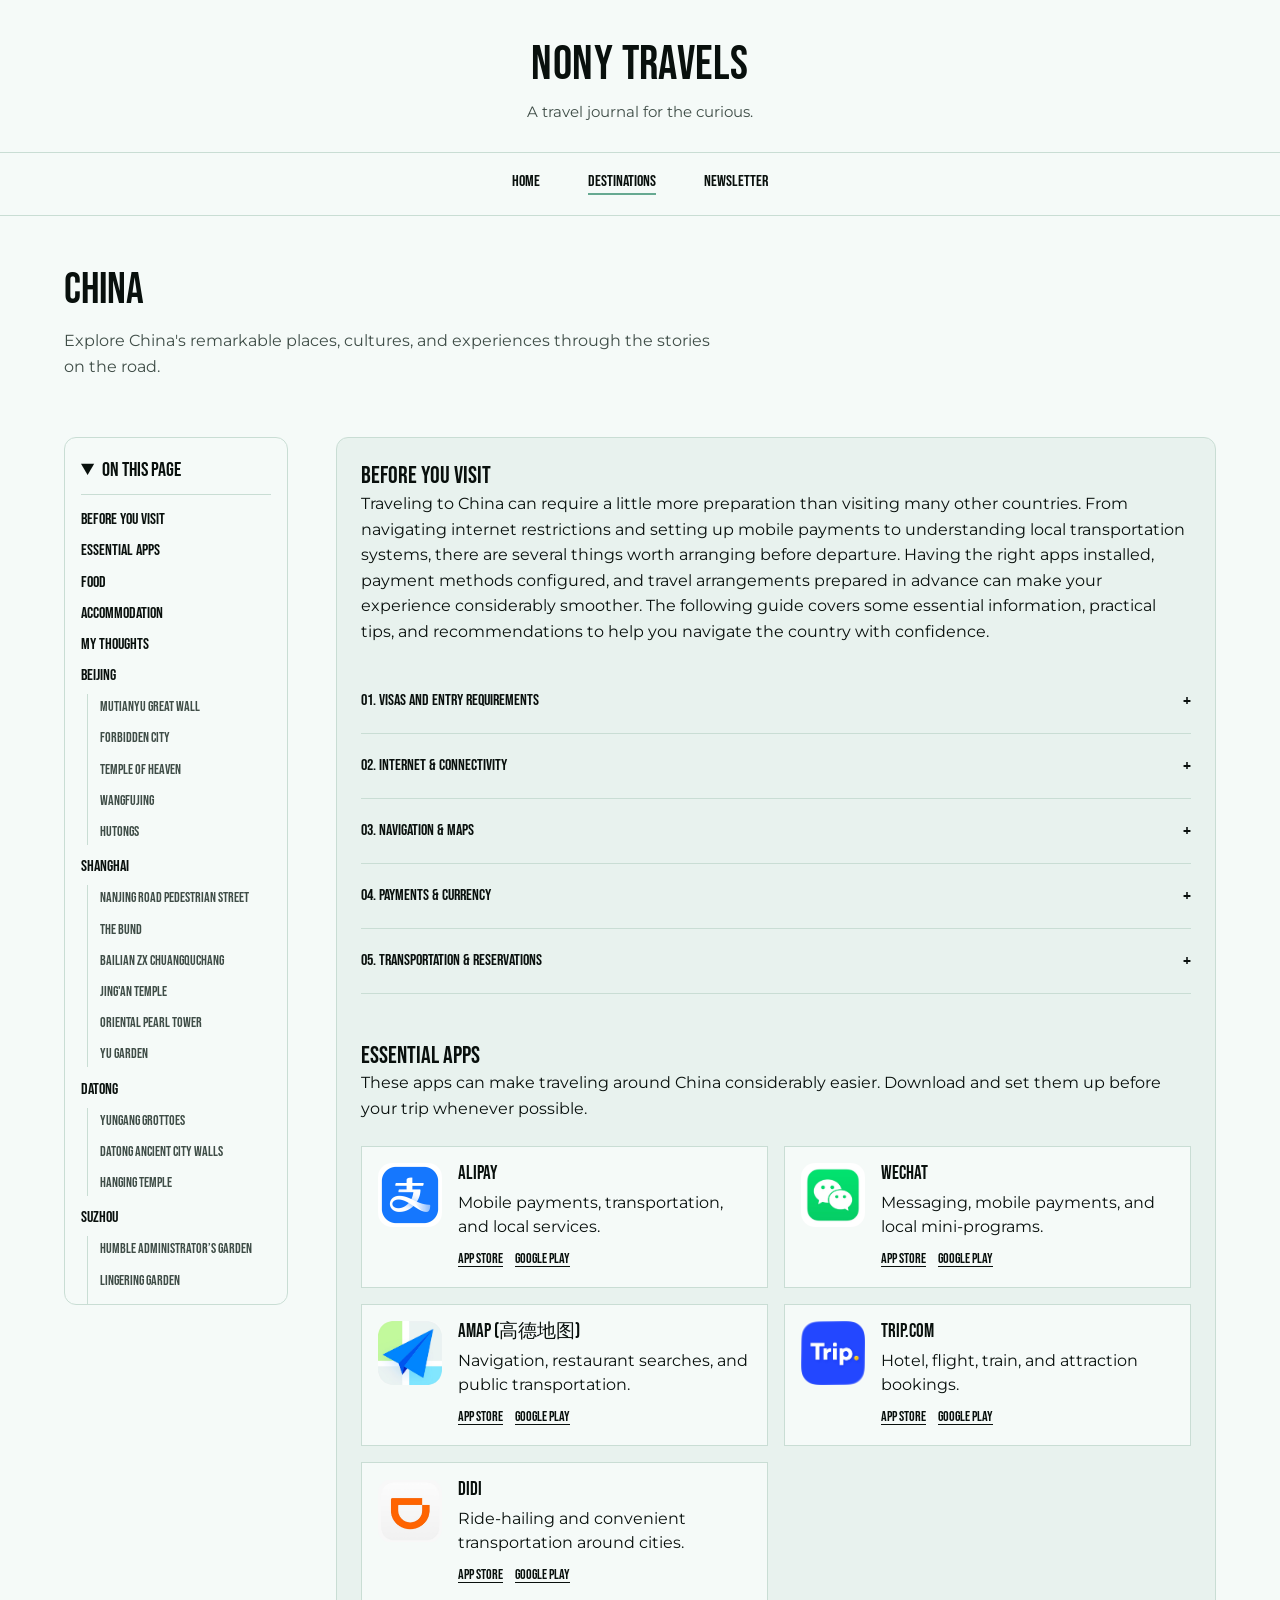
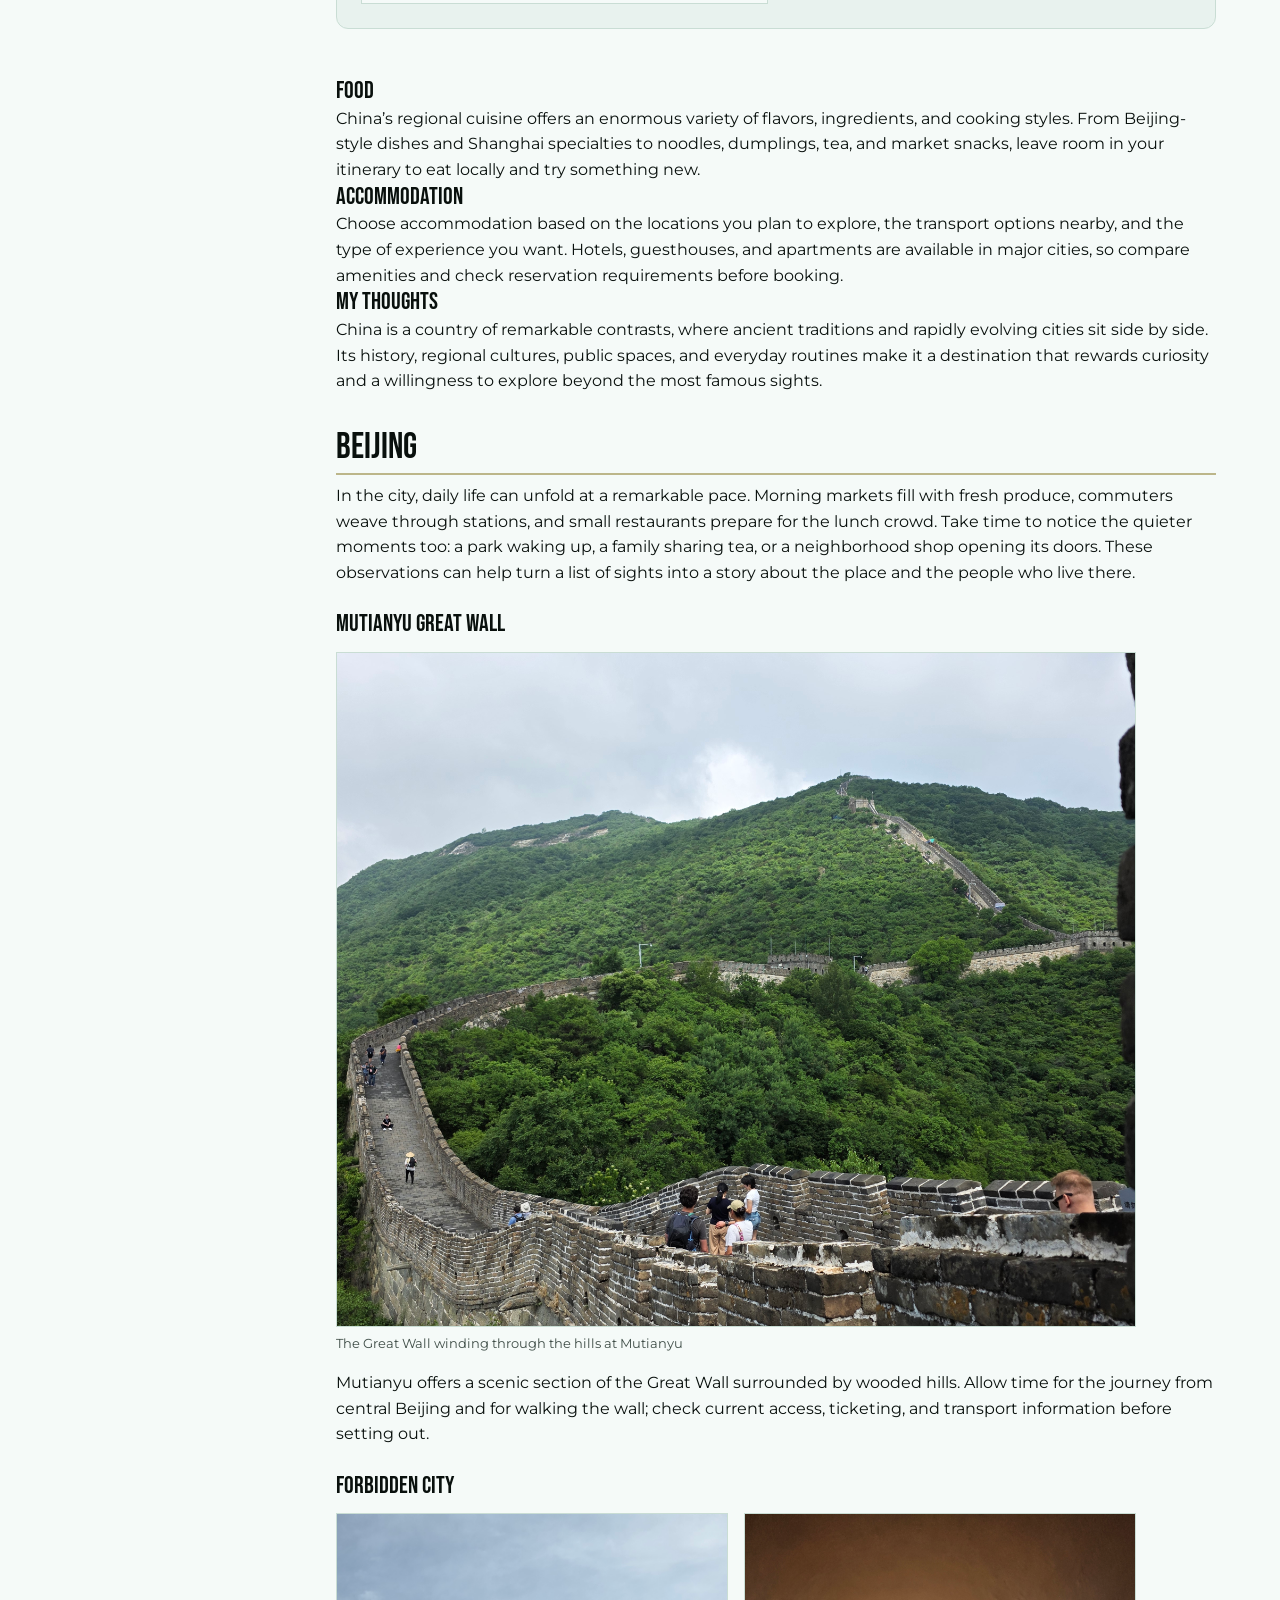
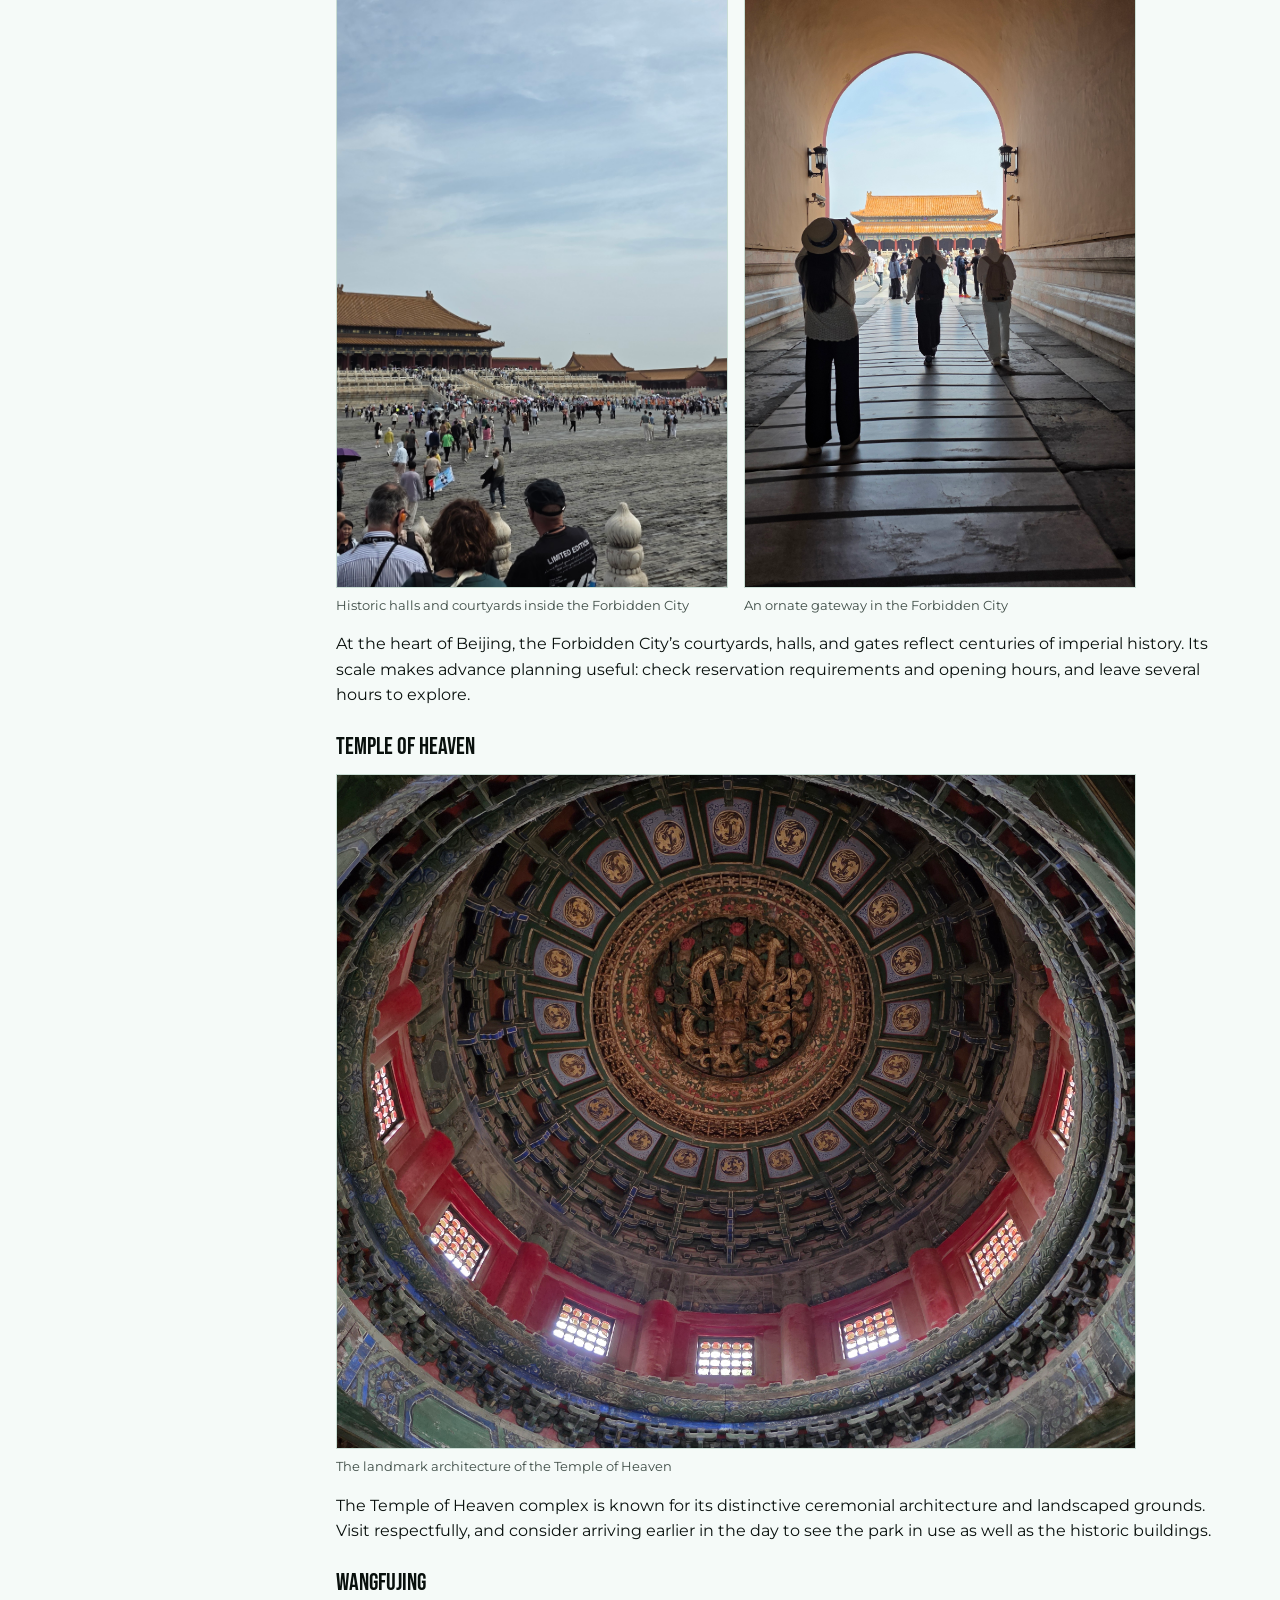
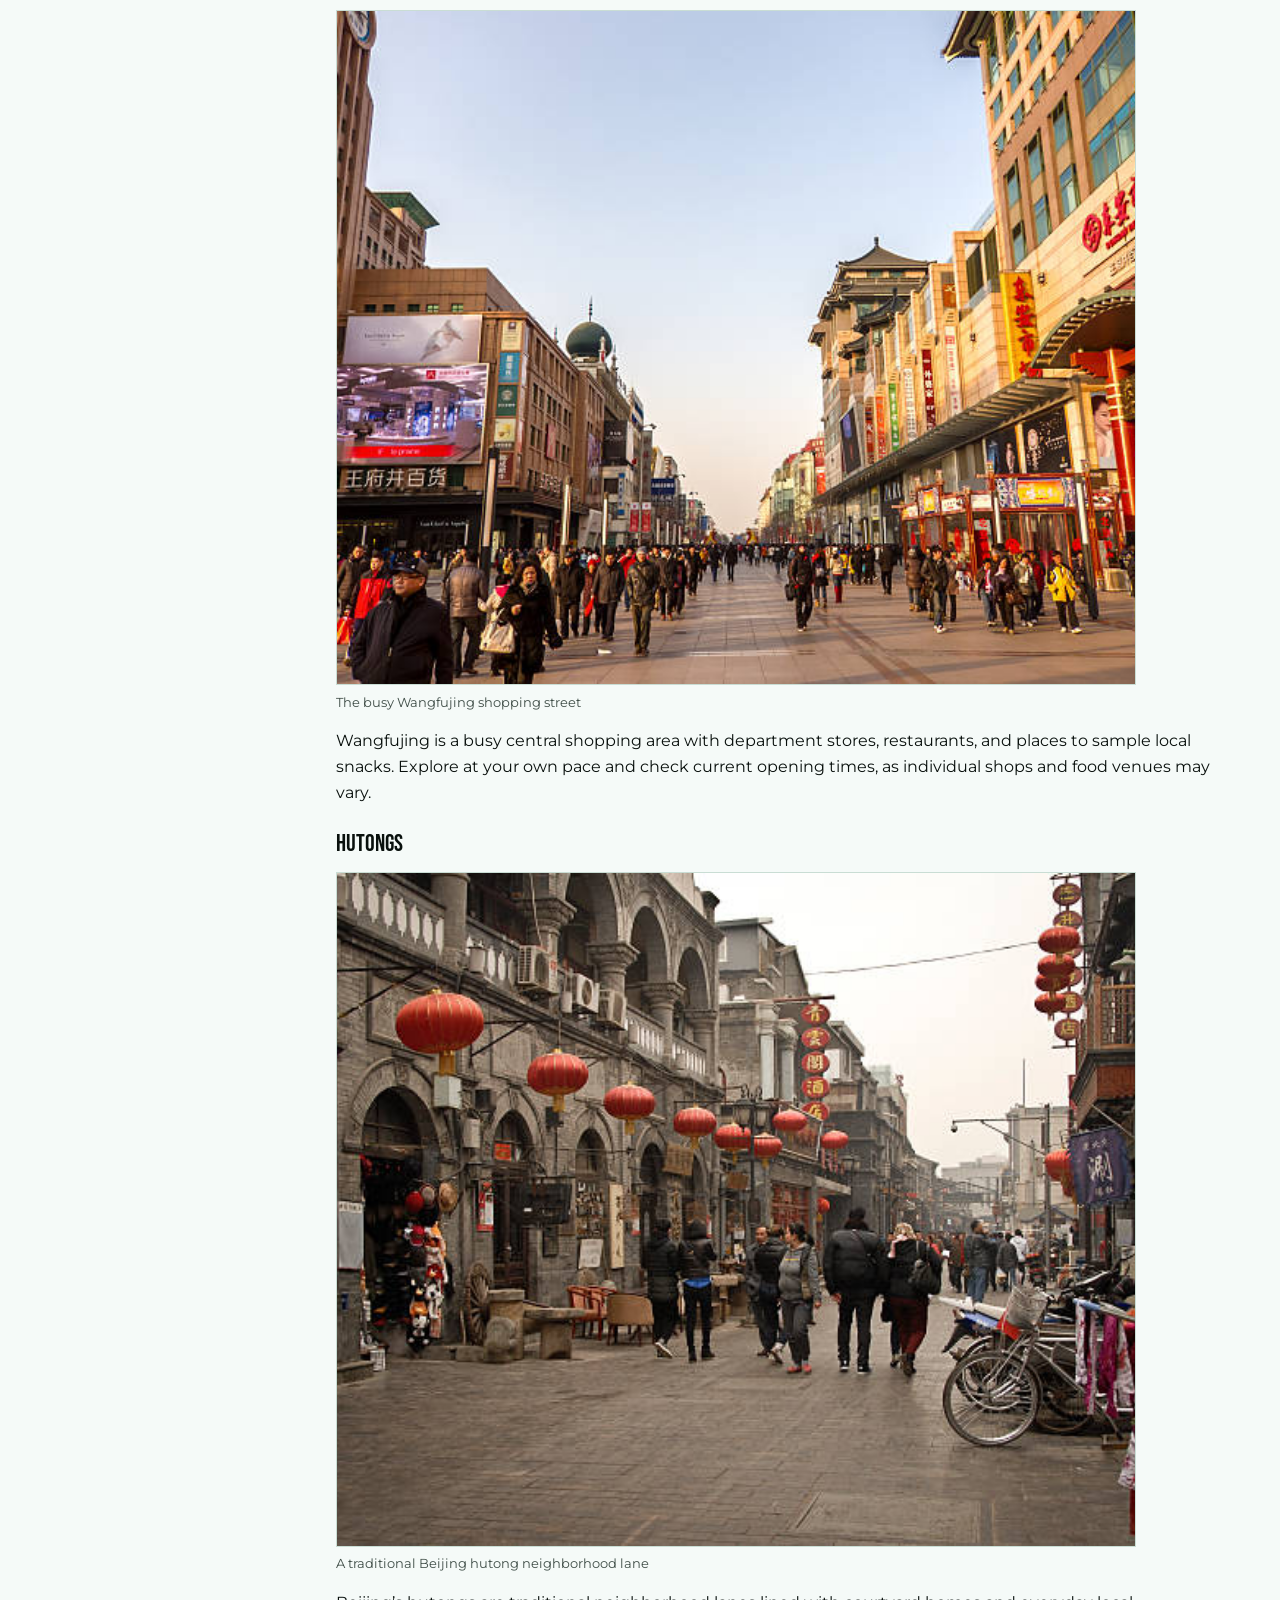
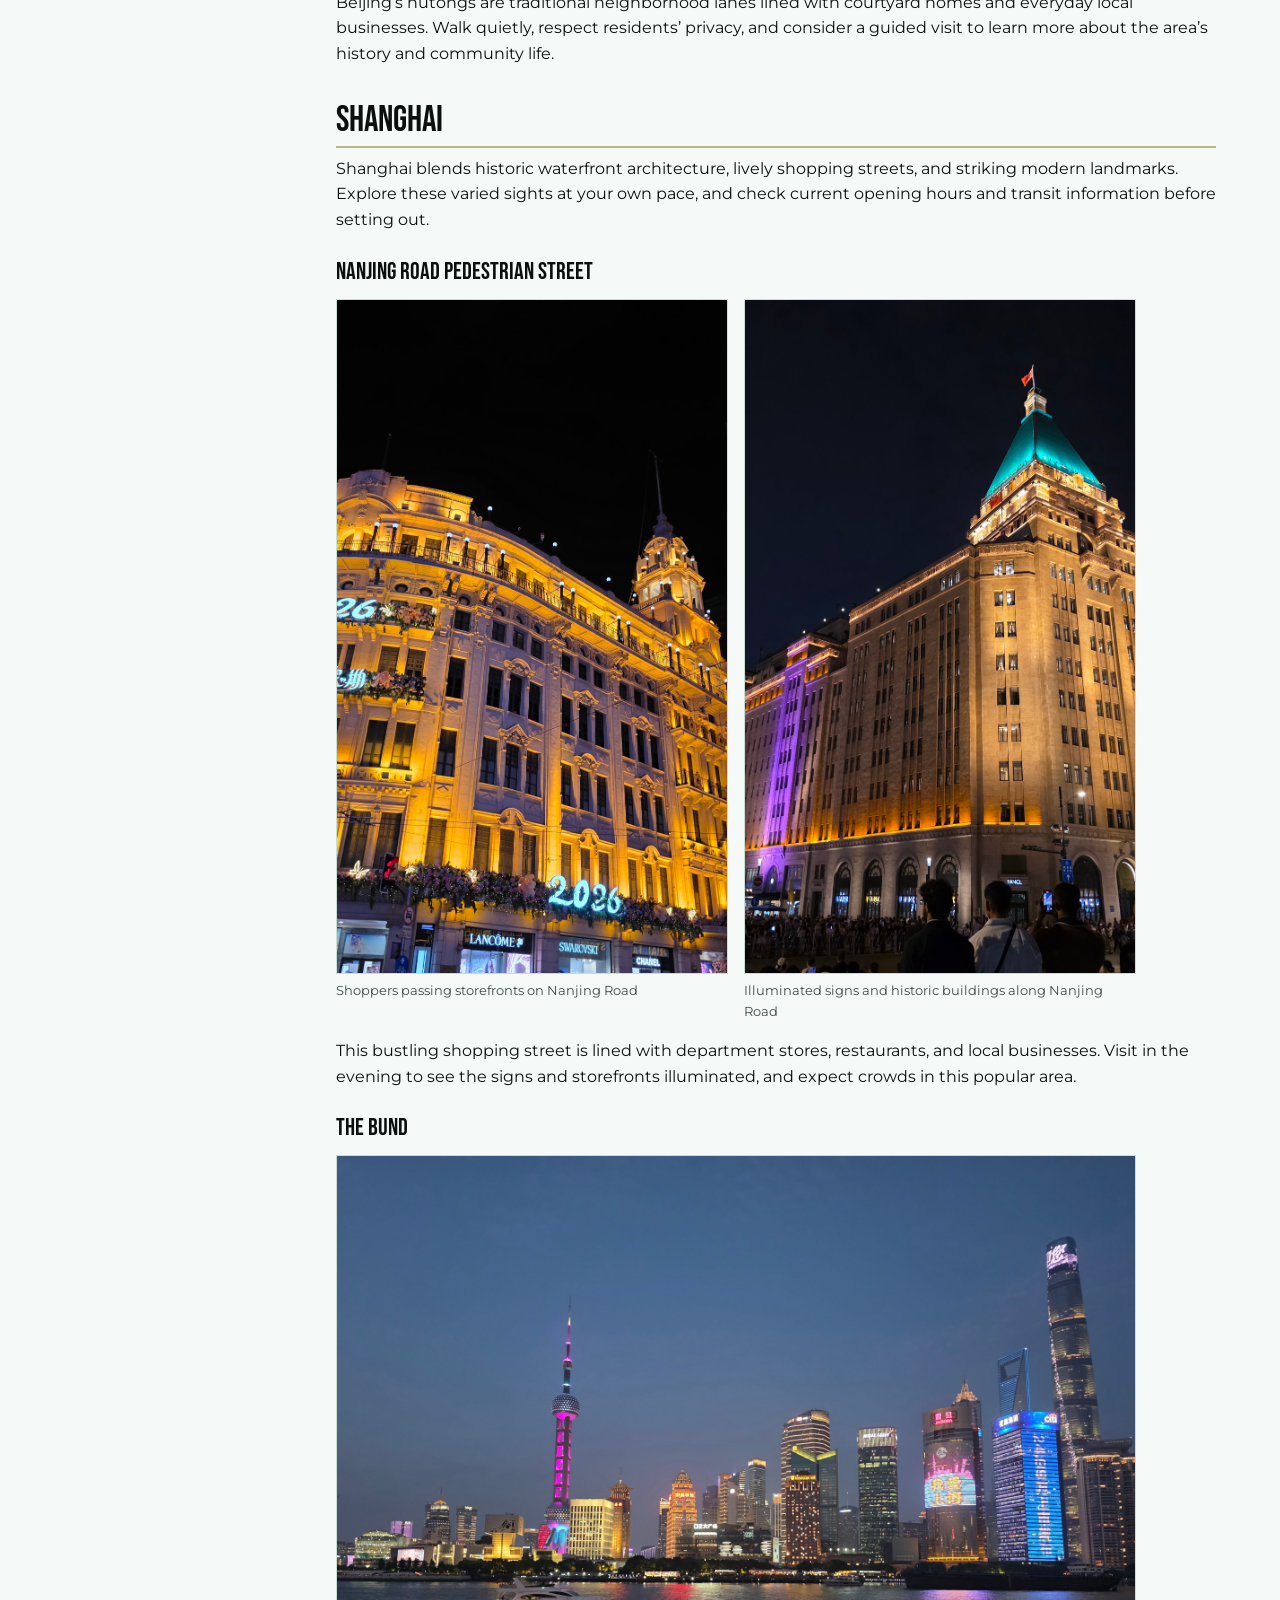
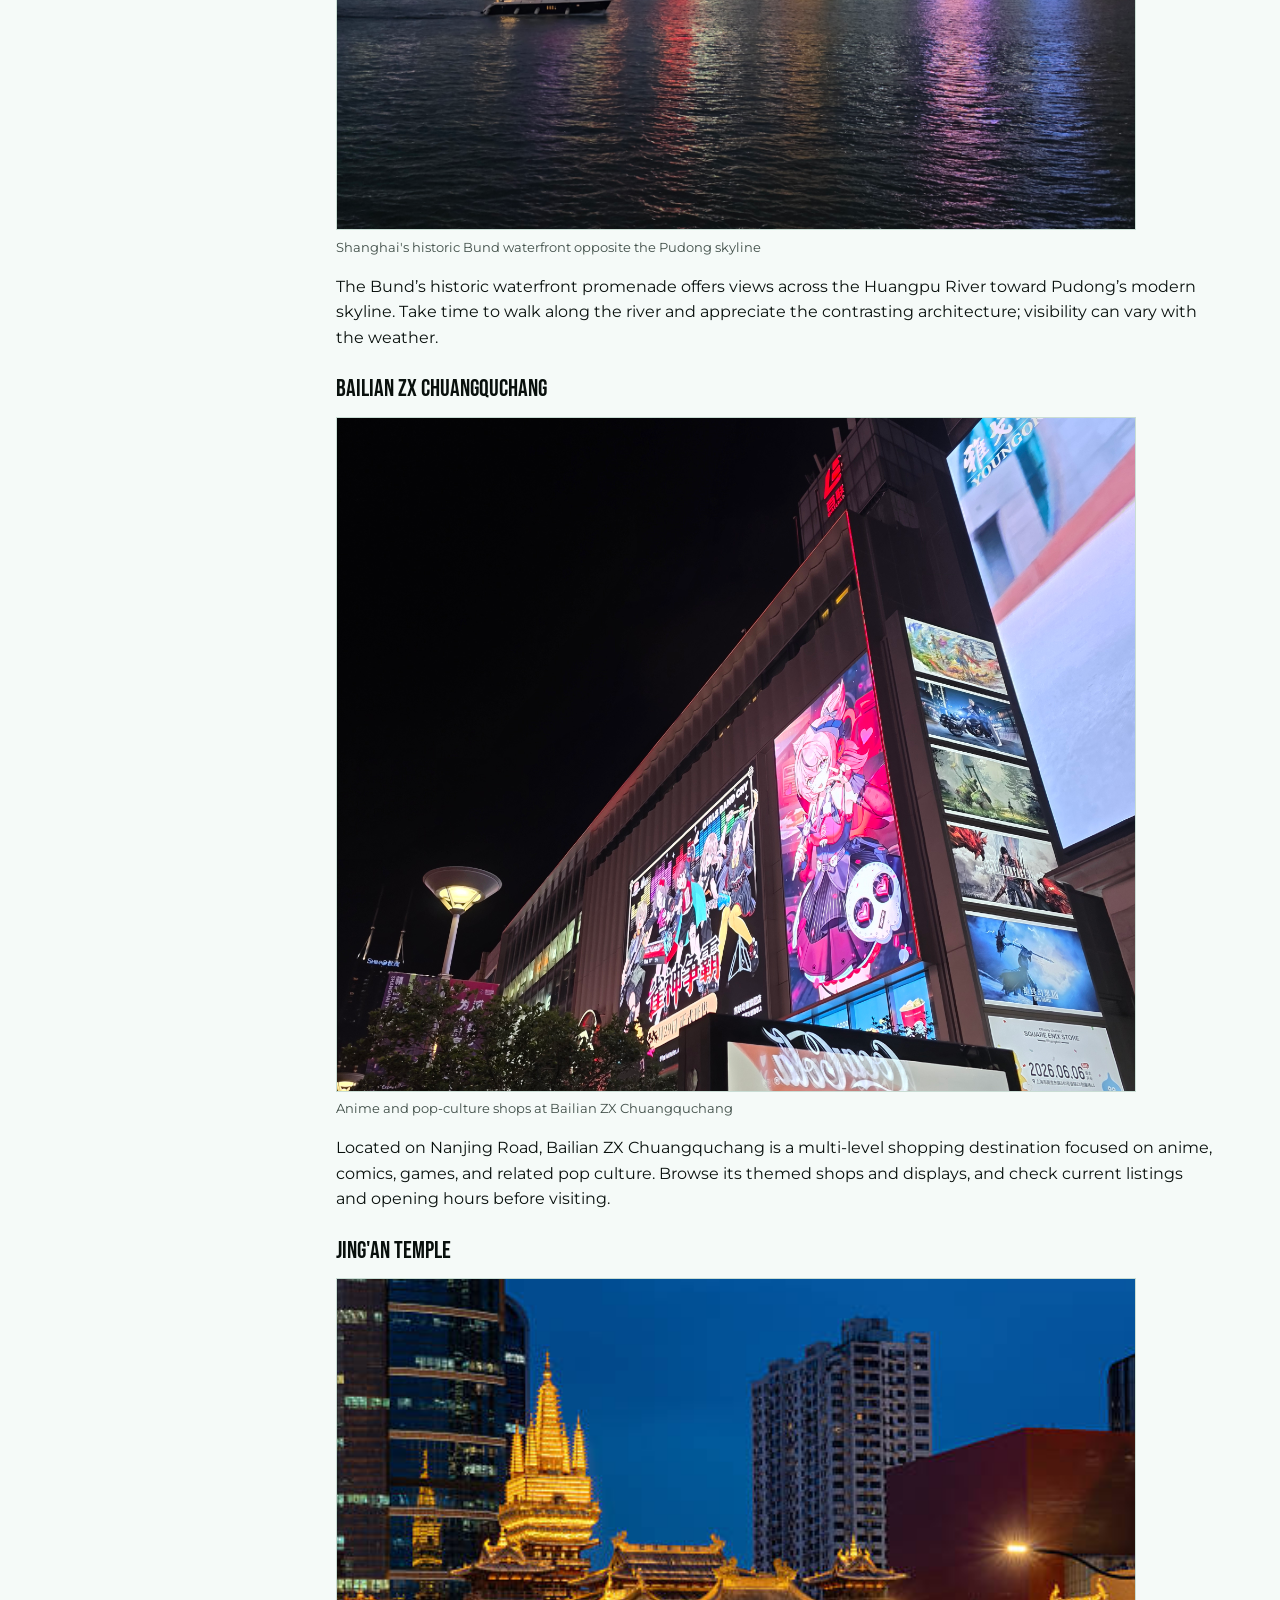
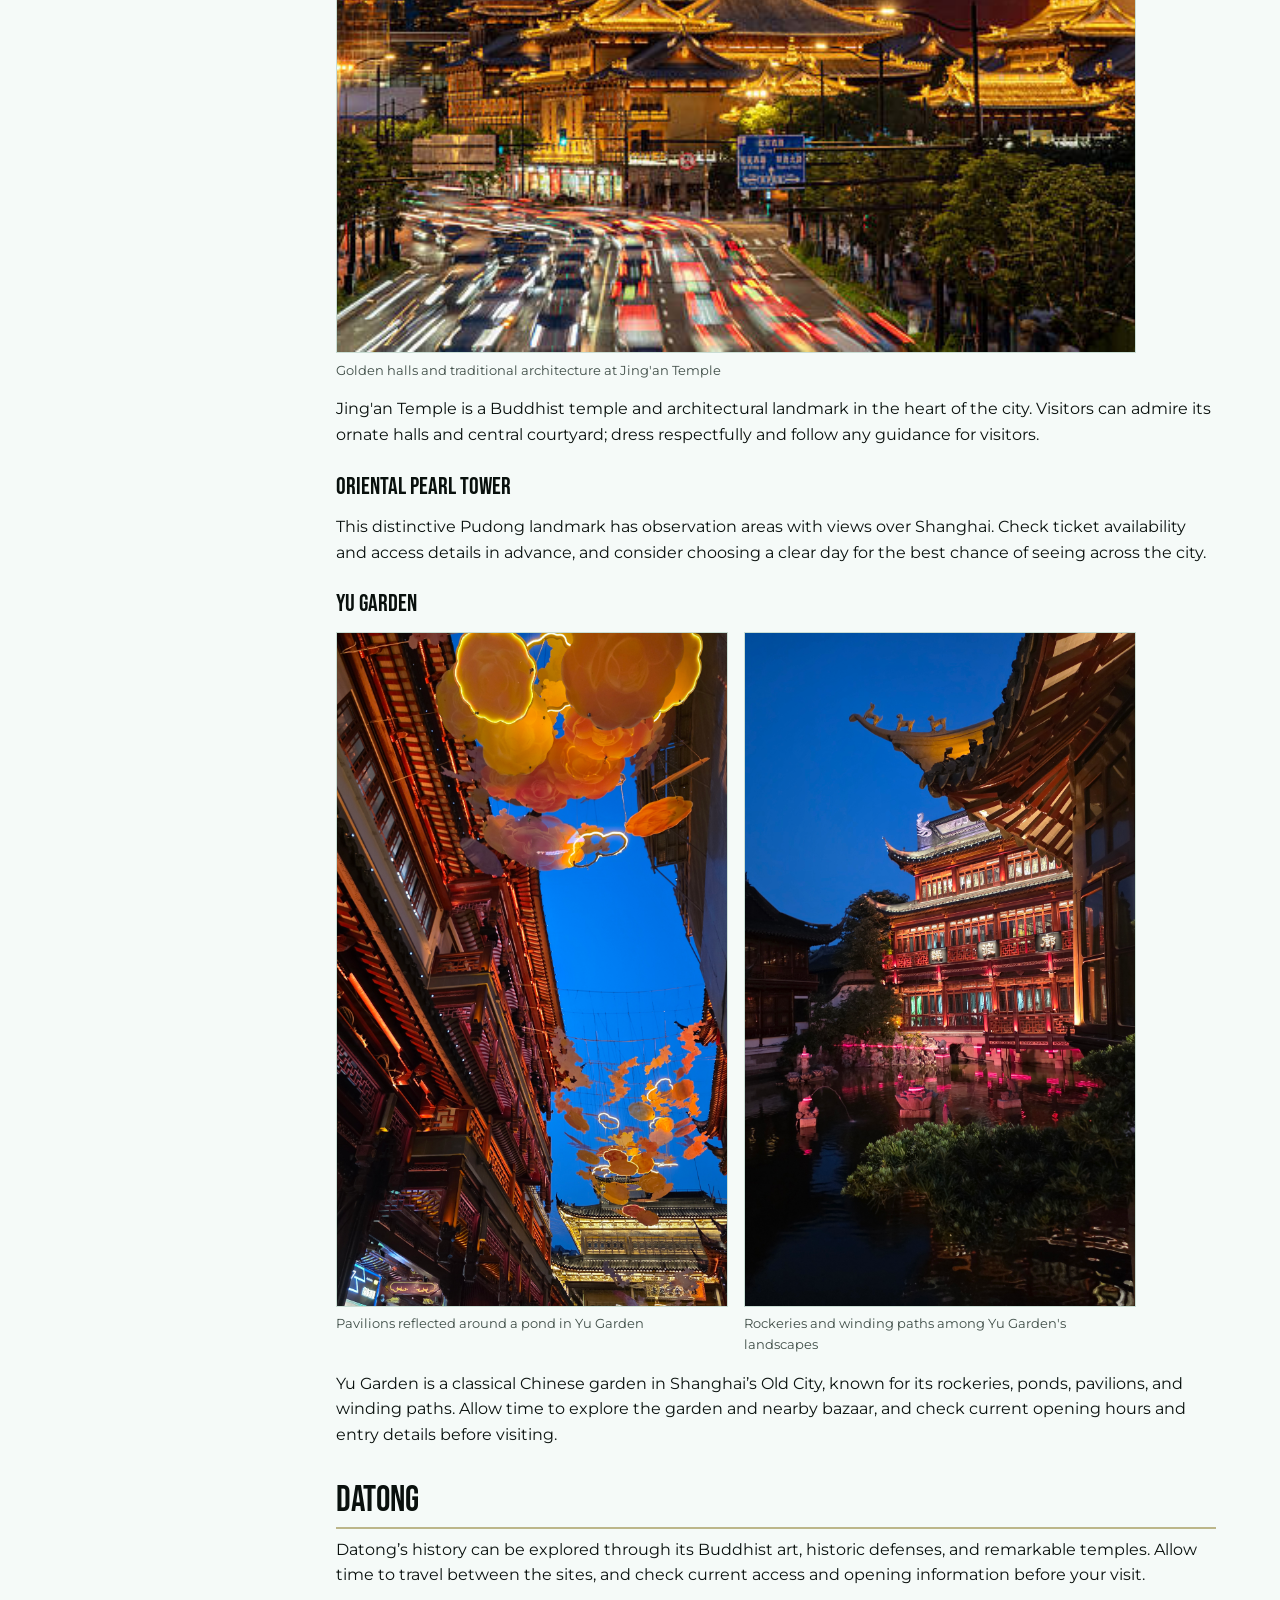
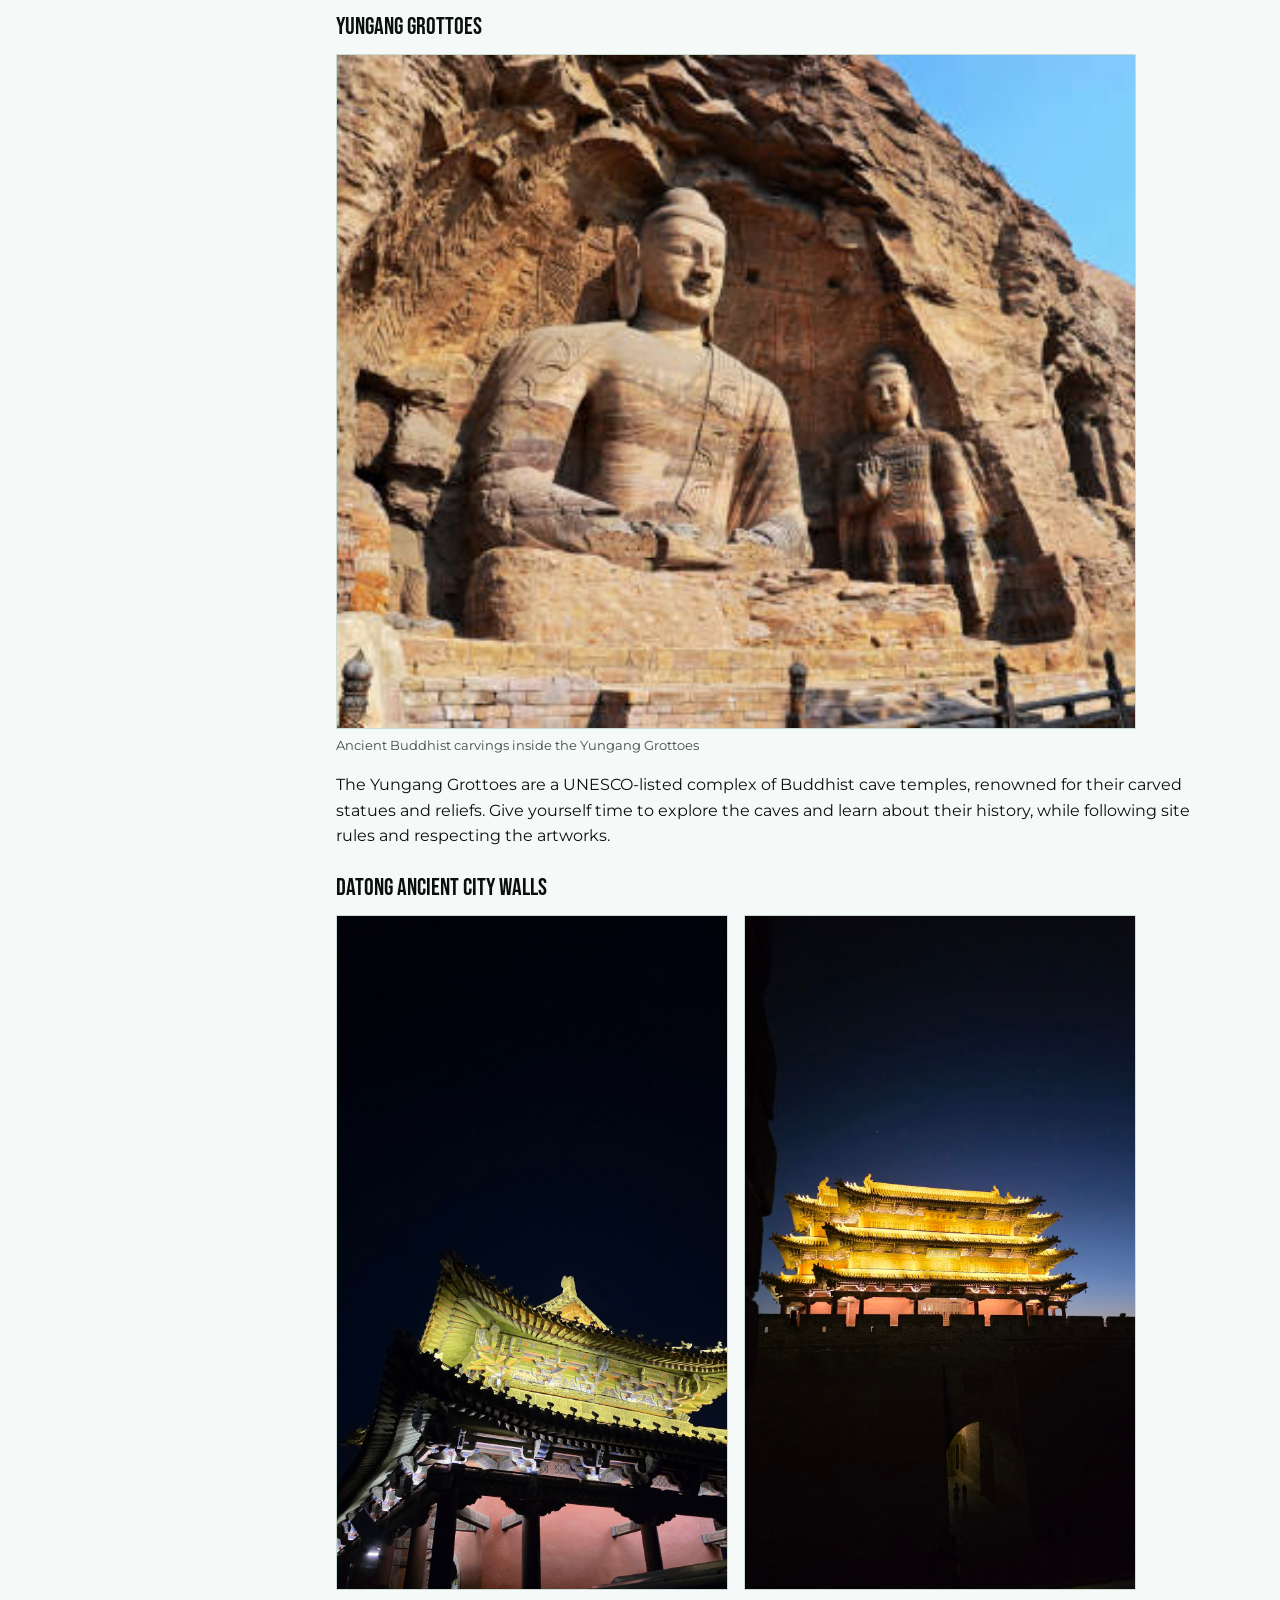
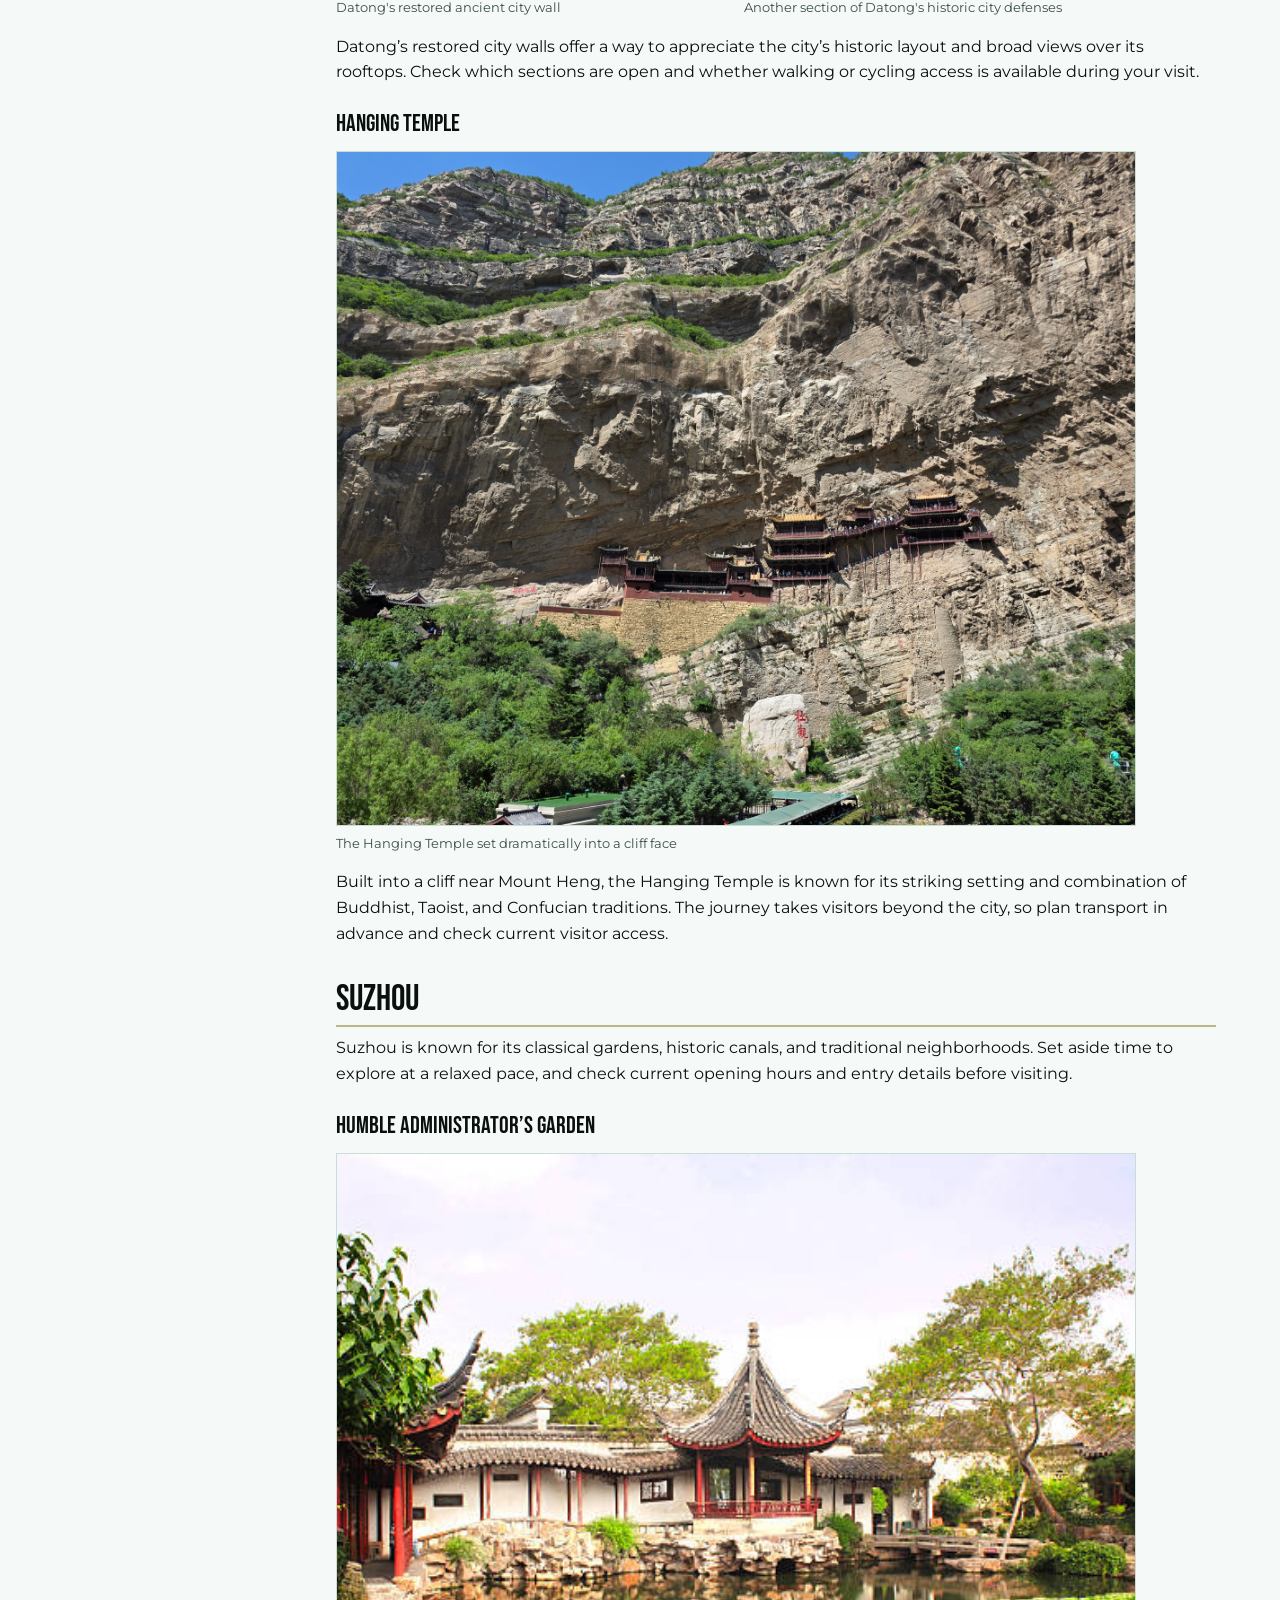
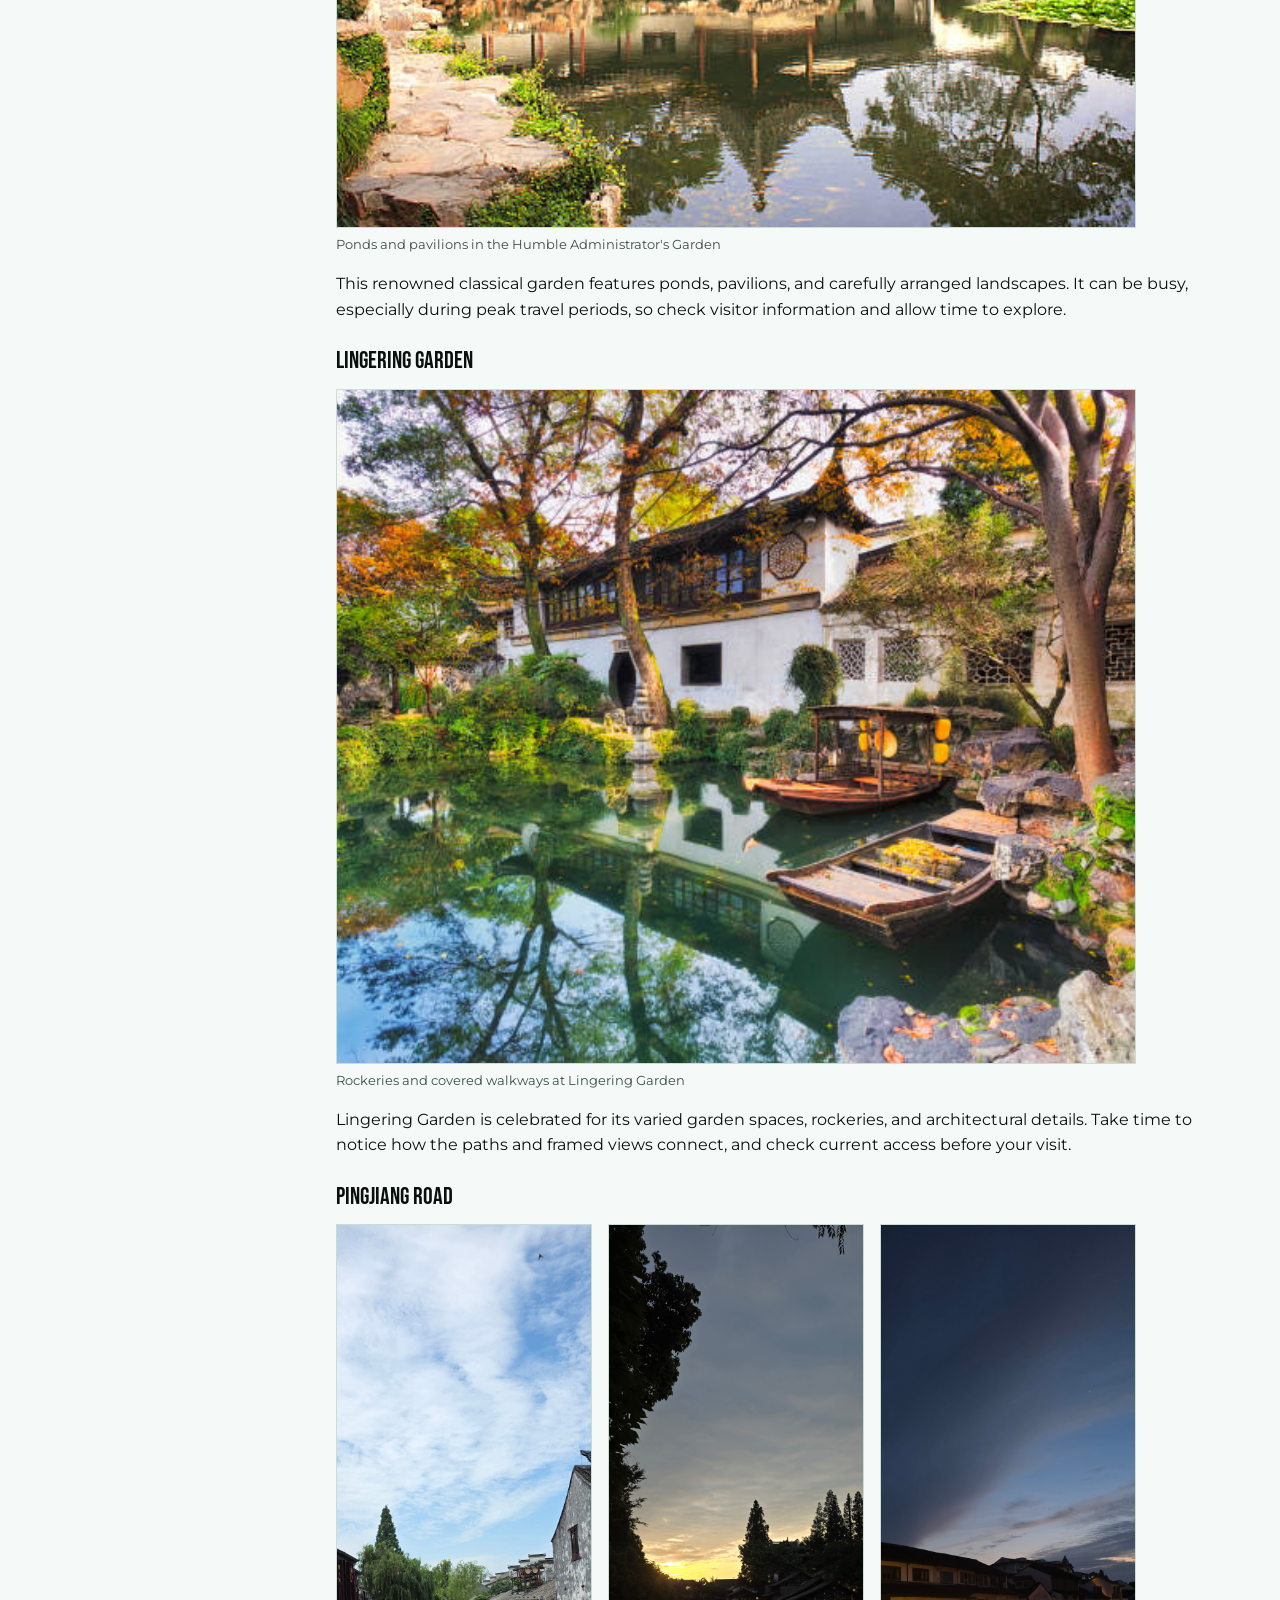
<file: china.html>
<!DOCTYPE html>
<html lang="en">
<head>
    <meta charset="UTF-8">
    <meta name="viewport" content="width=device-width, initial-scale=1.0">
    <meta name="description" content="Discover China's remarkable places, cultures, and experiences with Nony Travels.">
    <title>China | Nony Travels</title>
    <link rel="stylesheet" href="travel.css">
    <script src="script.js" defer></script>
</head>
<body>

    <header class="site-header">
        <h1>Nony Travels</h1>
        <p class="tagline">A travel journal for the curious.</p>
    </header>

    <nav class="site-nav" aria-label="Main">
        <ul>
            <li><a href="index.html">Home</a></li>
            <li><a href="destinations.html" aria-current="page">Destinations</a></li>
            <li>
                <button type="button" class="newsletter-trigger" data-open-dialog="newsletter-modal">Newsletter</button>
            </li>
        </ul>
    </nav>

    <main>
        <section class="intro">
            <h2>China</h2>
            <p>Explore China's remarkable places, cultures, and experiences through the stories on the road.</p>

            <br>
        </section>

        <div class="page-layout">

            <!-- Sidebar: the script fills in the links automatically -->
            <details class="page-nav">
                <summary>On this page</summary>
                <nav aria-label="On this page"></nav>
            </details>

            <div class="page-content">

                <section class="content">
                    <h2>Before You Visit</h2>
                    <p>Traveling to China can require a little more preparation than visiting many other countries. From navigating internet restrictions and setting up mobile payments to understanding local transportation systems, there are several things worth arranging before departure. Having the right apps installed, payment methods configured, and travel arrangements prepared in advance can make your experience considerably smoother. The following guide covers some essential information, practical tips, and recommendations to help you navigate the country with confidence.</p>

                    <div class="travel-accordion">

                        <details>
                            <summary>01. Visas and Entry Requirements</summary>
                            <div class="accordion-content">
                                <p>Before traveling to China, it is important to check the entry requirements applicable to your nationality. Depending on your passport, you may qualify for visa-free entry under China's current exemption policies, while other travelers may need to obtain a visa before departure. Visa-free arrangements can differ in terms of permitted length of stay, eligible travel purposes, and entry conditions, so be sure to verify the latest requirements through official Chinese government or embassy websites. If you are required to obtain a visa, allow sufficient time for the application process and ensure that your passport meets the necessary validity requirements. It is also advisable to keep copies of your accommodation reservations, return or onward travel details, and other relevant travel documents readily accessible when entering the country.</p>
                            </div>
                        </details>

                        <details>
                            <summary>02. Internet &amp; Connectivity</summary>
                            <div class="accordion-content">
                                <p>Staying connected in China requires a little planning, as internet access works differently from many other countries. Although hotels, airports, restaurants, and cafés commonly provide Wi-Fi, connecting to a local Chinese network generally means that certain international services and websites, including Google, YouTube, Instagram, and WhatsApp, may be inaccessible. One convenient alternative is to use an international travel eSIM or an overseas roaming plan. These services route your connection through an international network, which can allow access to many websites and applications that would otherwise be restricted on local networks. This is an important distinction, as using an international eSIM is not necessarily the same as connecting to local Wi-Fi, even when both provide internet access. Before departure, consider purchasing and installing an eSIM, checking device compatibility, and downloading essential apps and offline resources. Having a reliable internet connection will make it much easier to navigate unfamiliar cities, communicate, access travel information, and manage bookings throughout your trip.</p>
                            </div>
                        </details>

                        <details>
                            <summary>03. Navigation &amp; Maps</summary>
                            <div class="accordion-content">
                                <p>Navigating around China can be quite different from what you may be accustomed to in other countries, as popular international mapping services do not always work reliably. Google Maps is generally not a dependable option in mainland China due to restricted access, outdated map information, and location inaccuracies. Apple Maps is a more practical alternative for iPhone users, offering useful directions, business listings, and public transportation information in many major Chinese cities. However, for more detailed local navigation, Amap (高德地图), one of China's most widely used mapping applications, is particularly useful for finding restaurants, attractions, transit routes, and nearby businesses. Amap also provides detailed driving, walking, and public transportation directions, although much of its interface is in Chinese. It is worth downloading and familiarizing yourself with Amap before your trip, as well as saving important destinations and their Chinese names or addresses. Having a reliable navigation app will make getting around unfamiliar cities considerably easier.</p>
                            </div>
                        </details>

                        <details>
                            <summary>04. Payments &amp; Currency</summary>
                            <div class="accordion-content">
                                <p>Mobile payments are the primary method of payment throughout much of urban China, with Alipay and WeChat Pay being the two most widely used platforms. From restaurants and shopping malls to convenience stores and street vendors, QR code payments are accepted almost everywhere. For international visitors, both platforms support linking eligible overseas bank cards, including Visa and Mastercard, allowing you to make payments without opening a local Chinese bank account. It is highly recommended to download both applications and complete the registration and card-linking process before departure. While Alipay is particularly convenient for everyday purchases and transportation, WeChat Pay is also widely accepted and useful for communicating and accessing local services. Although cash is used less frequently, carrying a small amount of Chinese yuan (RMB) is still advisable as a backup, particularly in situations where mobile payments are unavailable or a transaction cannot be processed. Preparing your payment methods in advance will make everyday purchases and transactions considerably more convenient.</p>
                            </div>
                        </details>

                        <details>
                            <summary>05. Transportation &amp; Reservations</summary>
                            <div class="accordion-content">
                                <p>Planning transportation and making reservations in China is relatively convenient once you become familiar with the available apps and services. Trip.com is particularly useful for international visitors, offering an English-language platform for booking hotels, domestic flights, high-speed train tickets, tours, activities, and attraction admissions. It is worth booking popular attractions and transportation in advance, as some destinations require advance reservations, passport information, or timed entry tickets. For getting around cities, public transportation is generally affordable, efficient, and well developed. Major cities have extensive metro and bus networks, making them convenient options for exploring different neighborhoods and attractions. For shorter journeys or destinations that are less accessible by public transportation, DiDi, China's equivalent of Uber, provides a convenient ride-hailing service. The DiDi service can be accessed through its standalone application or through the Alipay and WeChat mini-programs. Having these apps ready before arrival will make arranging transportation, securing reservations, and exploring the country much easier.</p>
                            </div>
                        </details>

                    </div>

                    <section class="essential-apps">
                        <h2>Essential Apps</h2>
                        <p>
                            These apps can make traveling around China considerably easier.
                            Download and set them up before your trip whenever possible.
                        </p>

                        <div class="apps-list">

                            <div class="app-item">
                                <img src="images/apps/alipay.jpg" alt="Alipay app icon">
                                <div class="app-info">
                                    <h3>Alipay</h3>
                                    <p>Mobile payments, transportation, and local services.</p>
                                    <div class="app-links">
                                        <a href="https://apps.apple.com/us/app/alipay-simplify-your-life/id333206289" target="_blank" rel="noopener noreferrer" aria-label="Alipay on the App Store">App Store</a>
                                        <a href="https://play.google.com/store/apps/details?id=com.eg.android.AlipayGphone" target="_blank" rel="noopener noreferrer" aria-label="Alipay on Google Play">Google Play</a>
                                    </div>
                                </div>
                            </div>

                            <div class="app-item">
                                <img src="images/apps/wechat.jpg" alt="WeChat app icon">
                                <div class="app-info">
                                    <h3>WeChat</h3>
                                    <p>Messaging, mobile payments, and local mini-programs.</p>
                                    <div class="app-links">
                                        <a href="https://apps.apple.com/us/app/wechat/id414478124" target="_blank" rel="noopener noreferrer" aria-label="WeChat on the App Store">App Store</a>
                                        <a href="https://play.google.com/store/apps/details?id=com.tencent.mm" target="_blank" rel="noopener noreferrer" aria-label="WeChat on Google Play">Google Play</a>
                                    </div>
                                </div>
                            </div>

                            <div class="app-item">
                                <img src="images/apps/amap.jpg" alt="AMap app icon">
                                <div class="app-info">
                                    <h3>AMap (高德地图)</h3>
                                    <p>Navigation, restaurant searches, and public transportation.</p>
                                    <div class="app-links">
                                        <a href="https://apps.apple.com/us/app/amap-global/id461703208" target="_blank" rel="noopener noreferrer" aria-label="AMap on the App Store">App Store</a>
                                        <a href="https://play.google.com/store/apps/details?id=com.autonavi.minimap" target="_blank" rel="noopener noreferrer" aria-label="AMap on Google Play">Google Play</a>
                                    </div>
                                </div>
                            </div>

                            <div class="app-item">
                                <img src="images/apps/tripcom.jpg" alt="Trip.com app icon">
                                <div class="app-info">
                                    <h3>Trip.com</h3>
                                    <p>Hotel, flight, train, and attraction bookings.</p>
                                    <div class="app-links">
                                        <a href="https://apps.apple.com/us/app/trip-com-book-flights-hotels/id681752345" target="_blank" rel="noopener noreferrer" aria-label="Trip.com on the App Store">App Store</a>
                                        <a href="https://play.google.com/store/apps/details?id=ctrip.english" target="_blank" rel="noopener noreferrer" aria-label="Trip.com on Google Play">Google Play</a>
                                    </div>
                                </div>
                            </div>

                            <div class="app-item">
                                <img src="images/apps/didi.jpg" alt="DiDi app icon">
                                <div class="app-info">
                                    <h3>DiDi</h3>
                                    <p>Ride-hailing and convenient transportation around cities.</p>
                                    <div class="app-links">
                                        <a href="https://apps.apple.com/us/app/didi-china-ride-hailing/id554499054" target="_blank" rel="noopener noreferrer" aria-label="DiDi on the App Store">App Store</a>
                                        <a href="https://play.google.com/store/apps/details?id=com.sdu.didi.psnger" target="_blank" rel="noopener noreferrer" aria-label="DiDi on Google Play">Google Play</a>
                                    </div>
                                </div>
                            </div>

                        </div>
                    </section>
                </section>

                <section class="food">
                    <h2>Food</h2>
                    <p>China’s regional cuisine offers an enormous variety of flavors, ingredients, and cooking styles. From Beijing-style dishes and Shanghai specialties to noodles, dumplings, tea, and market snacks, leave room in your itinerary to eat locally and try something new.</p>
                </section>

                <section class="accommodation">
                    <h2>Accommodation</h2>
                    <p>Choose accommodation based on the locations you plan to explore, the transport options nearby, and the type of experience you want. Hotels, guesthouses, and apartments are available in major cities, so compare amenities and check reservation requirements before booking.</p>
                </section>

                <section class="my-thoughts">
                    <h2>My Thoughts</h2>
                    <p>China is a country of remarkable contrasts, where ancient traditions and rapidly evolving cities sit side by side. Its history, regional cultures, public spaces, and everyday routines make it a destination that rewards curiosity and a willingness to explore beyond the most famous sights.</p>
                </section>

                <section class="cities">
                    <h3 class="city-heading">Beijing</h3>
                    <p>In the city, daily life can unfold at a remarkable pace. Morning markets fill with fresh produce, commuters weave through stations, and small restaurants prepare for the lunch crowd. Take time to notice the quieter moments too: a park waking up, a family sharing tea, or a neighborhood shop opening its doors. These observations can help turn a list of sights into a story about the place and the people who live there.</p>

                    <h4 class="city-subheading">Mutianyu Great Wall</h4>
                    <div class="photo-grid">
                        <figure>
                            <img src="images/china/greatwall.jpg" alt="The Great Wall at Mutianyu winding across wooded hills" loading="lazy" width="1200" height="675">
                            <figcaption>The Great Wall winding through the hills at Mutianyu</figcaption>
                        </figure>
                    </div>
                    <p>Mutianyu offers a scenic section of the Great Wall surrounded by wooded hills. Allow time for the journey from central Beijing and for walking the wall; check current access, ticketing, and transport information before setting out.</p>

                    <h4 class="city-subheading">Forbidden City</h4>
                    <div class="photo-grid">
                        <figure>
                            <img src="images/china/forbiddencity.jpg" alt="Halls and courtyard of the Forbidden City in Beijing" loading="lazy" width="1200" height="675">
                            <figcaption>Historic halls and courtyards inside the Forbidden City</figcaption>
                        </figure>
                        <figure>
                            <img src="images/china/forbiddencitygate.jpg" alt="A gate of the Forbidden City" loading="lazy" width="1200" height="675">
                            <figcaption>An ornate gateway in the Forbidden City</figcaption>
                        </figure>
                    </div>
                    <p>At the heart of Beijing, the Forbidden City’s courtyards, halls, and gates reflect centuries of imperial history. Its scale makes advance planning useful: check reservation requirements and opening hours, and leave several hours to explore.</p>

                    <h4 class="city-subheading">Temple of Heaven</h4>
                    <div class="photo-grid">
                        <figure>
                            <img src="images/china/temple.jpg" alt="The Temple of Heaven in Beijing" loading="lazy" width="1200" height="675">
                            <figcaption>The landmark architecture of the Temple of Heaven</figcaption>
                        </figure>
                    </div>
                    <p>The Temple of Heaven complex is known for its distinctive ceremonial architecture and landscaped grounds. Visit respectfully, and consider arriving earlier in the day to see the park in use as well as the historic buildings.</p>

                    <h4 class="city-subheading">Wangfujing</h4>
                    <div class="photo-grid">
                        <figure>
                            <img src="images/china/wangfujing.jpg" alt="Wangfujing shopping street in central Beijing" loading="lazy" width="1200" height="675">
                            <figcaption>The busy Wangfujing shopping street</figcaption>
                        </figure>
                    </div>
                    <p>Wangfujing is a busy central shopping area with department stores, restaurants, and places to sample local snacks. Explore at your own pace and check current opening times, as individual shops and food venues may vary.</p>

                    <h4 class="city-subheading">Hutongs</h4>
                    <div class="photo-grid">
                        <figure>
                            <img src="images/china/beijinghutongs.jpg" alt="A traditional hutong lane lined with courtyard homes in Beijing" loading="lazy" width="1200" height="675">
                            <figcaption>A traditional Beijing hutong neighborhood lane</figcaption>
                        </figure>
                    </div>
                    <p>Beijing’s hutongs are traditional neighborhood lanes lined with courtyard homes and everyday local businesses. Walk quietly, respect residents’ privacy, and consider a guided visit to learn more about the area’s history and community life.</p>

                    <h3 class="city-heading">Shanghai</h3>
                    <p>Shanghai blends historic waterfront architecture, lively shopping streets, and striking modern landmarks. Explore these varied sights at your own pace, and check current opening hours and transit information before setting out.</p>

                    <h4 class="city-subheading">Nanjing Road Pedestrian Street</h4>
                    <div class="photo-grid">
                        <figure>
                            <img src="images/china/nanjingstreet.jpg" alt="Shoppers and storefronts on Nanjing Road" loading="lazy" width="1200" height="675">
                            <figcaption>Shoppers passing storefronts on Nanjing Road</figcaption>
                        </figure>
                        <figure>
                            <img src="images/china/nanjingstreet2.jpg" alt="Signs and buildings along Nanjing Road" loading="lazy" width="1200" height="675">
                            <figcaption>Illuminated signs and historic buildings along Nanjing Road</figcaption>
                        </figure>
                    </div>
                    <p>This bustling shopping street is lined with department stores, restaurants, and local businesses. Visit in the evening to see the signs and storefronts illuminated, and expect crowds in this popular area.</p>

                    <h4 class="city-subheading">The Bund</h4>
                    <div class="photo-grid">
                        <figure>
                            <img src="images/china/thebund.jpg" alt="The Bund waterfront with Pudong's skyline across the Huangpu River" loading="lazy" width="1200" height="675">
                            <figcaption>Shanghai's historic Bund waterfront opposite the Pudong skyline</figcaption>
                        </figure>
                    </div>
                    <p>The Bund’s historic waterfront promenade offers views across the Huangpu River toward Pudong’s modern skyline. Take time to walk along the river and appreciate the contrasting architecture; visibility can vary with the weather.</p>

                    <h4 class="city-subheading">Bailian ZX Chuangquchang</h4>
                    <div class="photo-grid">
                        <figure>
                            <img src="images/china/bailianzx.jpg" alt="Anime-themed shops and displays inside Bailian ZX Chuangquchang" loading="lazy" width="1200" height="675">
                            <figcaption>Anime and pop-culture shops at Bailian ZX Chuangquchang</figcaption>
                        </figure>
                    </div>
                    <p>Located on Nanjing Road, Bailian ZX Chuangquchang is a multi-level shopping destination focused on anime, comics, games, and related pop culture. Browse its themed shops and displays, and check current listings and opening hours before visiting.</p>

                    <h4 class="city-subheading">Jing'an Temple</h4>
                    <div class="photo-grid">
                        <figure>
                            <img src="images/china/jingantemple.jpg" alt="The ornate halls of Jing'an Temple in Shanghai" loading="lazy" width="1200" height="675">
                            <figcaption>Golden halls and traditional architecture at Jing'an Temple</figcaption>
                        </figure>
                    </div>
                    <p>Jing'an Temple is a Buddhist temple and architectural landmark in the heart of the city. Visitors can admire its ornate halls and central courtyard; dress respectfully and follow any guidance for visitors.</p>

                    <h4 class="city-subheading">Oriental Pearl Tower</h4>
                    <p>This distinctive Pudong landmark has observation areas with views over Shanghai. Check ticket availability and access details in advance, and consider choosing a clear day for the best chance of seeing across the city.</p>

                    <h4 class="city-subheading">Yu Garden</h4>
                    <div class="photo-grid">
                        <figure>
                            <img src="images/china/yugarden.jpg" alt="Pavilions and a pond in Yu Garden" loading="lazy" width="1200" height="675">
                            <figcaption>Pavilions reflected around a pond in Yu Garden</figcaption>
                        </figure>
                        <figure>
                            <img src="images/china/yugarden2.jpg" alt="Rockeries and winding paths in Yu Garden" loading="lazy" width="1200" height="675">
                            <figcaption>Rockeries and winding paths among Yu Garden's landscapes</figcaption>
                        </figure>
                    </div>
                    <p>Yu Garden is a classical Chinese garden in Shanghai’s Old City, known for its rockeries, ponds, pavilions, and winding paths. Allow time to explore the garden and nearby bazaar, and check current opening hours and entry details before visiting.</p>

                    <h3 class="city-heading">Datong</h3>
                    <p>Datong’s history can be explored through its Buddhist art, historic defenses, and remarkable temples. Allow time to travel between the sites, and check current access and opening information before your visit.</p>

                    <h4 class="city-subheading">Yungang Grottoes</h4>
                    <div class="photo-grid">
                        <figure>
                            <img src="images/china/yunganggrottoes.jpg" alt="Carved Buddhist statues in the Yungang Grottoes" loading="lazy" width="1200" height="675">
                            <figcaption>Ancient Buddhist carvings inside the Yungang Grottoes</figcaption>
                        </figure>
                    </div>
                    <p>The Yungang Grottoes are a UNESCO-listed complex of Buddhist cave temples, renowned for their carved statues and reliefs. Give yourself time to explore the caves and learn about their history, while following site rules and respecting the artworks.</p>

                    <h4 class="city-subheading">Datong Ancient City Walls</h4>
                    <div class="photo-grid">
                        <figure>
                            <img src="images/china/datongwall.jpg" alt="The restored ancient city walls of Datong" loading="lazy" width="1200" height="675">
                            <figcaption>Datong's restored ancient city wall</figcaption>
                        </figure>
                        <figure>
                            <img src="images/china/datongwall2.jpg" alt="Another view of Datong's city walls" loading="lazy" width="1200" height="675">
                            <figcaption>Another section of Datong's historic city defenses</figcaption>
                        </figure>
                    </div>
                    <p>Datong’s restored city walls offer a way to appreciate the city’s historic layout and broad views over its rooftops. Check which sections are open and whether walking or cycling access is available during your visit.</p>

                    <h4 class="city-subheading">Hanging Temple</h4>
                    <div class="photo-grid">
                        <figure>
                            <img src="images/china/hangingtemple.jpg" alt="The Hanging Temple built into a cliff near Mount Heng" loading="lazy" width="1200" height="675">
                            <figcaption>The Hanging Temple set dramatically into a cliff face</figcaption>
                        </figure>
                    </div>
                    <p>Built into a cliff near Mount Heng, the Hanging Temple is known for its striking setting and combination of Buddhist, Taoist, and Confucian traditions. The journey takes visitors beyond the city, so plan transport in advance and check current visitor access.</p>

                    <h3 class="city-heading">Suzhou</h3>
                    <p>Suzhou is known for its classical gardens, historic canals, and traditional neighborhoods. Set aside time to explore at a relaxed pace, and check current opening hours and entry details before visiting.</p>


                    <h4 class="city-subheading">Humble Administrator’s Garden</h4>
                    <div class="photo-grid">
                        <figure>
                            <img src="images/china/humbleadministratorsgarden.jpg" alt="Ponds and pavilions in the Humble Administrator's Garden" loading="lazy" width="1200" height="675">
                            <figcaption>Ponds and pavilions in the Humble Administrator's Garden</figcaption>
                        </figure>
                    </div>
                    <p>This renowned classical garden features ponds, pavilions, and carefully arranged landscapes. It can be busy, especially during peak travel periods, so check visitor information and allow time to explore.</p>

                    <h4 class="city-subheading">Lingering Garden</h4>
                    <div class="photo-grid">
                        <figure>
                            <img src="images/china/lingeringgarden.jpg" alt="Rockeries and covered walkways in Lingering Garden" loading="lazy" width="1200" height="675">
                            <figcaption>Rockeries and covered walkways at Lingering Garden</figcaption>
                        </figure>
                    </div>
                    <p>Lingering Garden is celebrated for its varied garden spaces, rockeries, and architectural details. Take time to notice how the paths and framed views connect, and check current access before your visit.</p>

                    <h4 class="city-subheading">Pingjiang Road</h4>
                    <div class="photo-grid photo-grid-three">

                        <figure>
                            <img src="images/china/suzhou.jpg" alt="Pingjiang Road in Suzhou" loading="lazy" width="1200" height="675">
                            <figcaption>Canal-side views along Pingjiang Road</figcaption>
                        </figure>

                        <figure>
                            <img src="images/china/suzhou2.jpg" alt="Another view of Pingjiang Road" loading="lazy" width="1200" height="675">
                            <figcaption>Traditional buildings beside the canal</figcaption>
                        </figure>

                        <figure>
                            <img src="images/china/suzhou3.jpg" alt="A further view of Pingjiang Road" loading="lazy" width="1200" height="675">
                            <figcaption>A view of the historic neighborhood</figcaption>
                        </figure>
                        
                    </div>

                    <p>This historic canal-side street offers a glimpse of Suzhou’s waterside neighborhoods, with small shops and places to eat along the way. Be considerate in busy lanes and respect residents’ privacy.</p>

                    <h3 class="city-heading">Hangzhou</h3>
                    <p>Hangzhou pairs scenic West Lake with forested hills, Buddhist temples, historic streets, and a lively modern tea culture. A full day allows time for a lakeside walk or boat ride, but staying longer makes it easier to explore the surrounding areas at an unhurried pace.</p>

                    <div class="photo-grid">
                        <figure>
                            <img src="images/china/hangzhoumall.jpg" alt="A shopping area in Hangzhou" loading="lazy" width="1200" height="675">
                            <figcaption>A shopping area in Hangzhou</figcaption>
                        </figure>
                    </div>

                    <h4 class="city-subheading">West Lake</h4>
                    <div class="photo-grid">
                        <figure>
                            <img src="images/china/hangzhoulake.jpg" alt="West Lake with willow-lined paths and hills beyond" loading="lazy" width="1200" height="675">
                            <figcaption>Willow-lined paths along Hangzhou's West Lake</figcaption>
                        </figure>
                        <figure>
                            <img src="images/china/hangzhoulake2.jpg" alt="Another view across West Lake" loading="lazy" width="1200" height="675">
                            <figcaption>Another view across West Lake and toward the hills</figcaption>
                        </figure>
                    </div>
                    <p>West Lake is the heart of Hangzhou, framed by gardens, causeways, pagodas, and willow-lined paths. Walk along a lakeside section, rent a bicycle, or take a boat to see the scenery from the water. The lake is especially atmospheric at dawn or in the evening, and opening-free public areas can be visited year-round.</p>

                    <h4 class="city-subheading">Lingyin Temple</h4>
                    <div class="photo-grid">
                        <figure>
                            <img src="images/china/lingyintemple.jpg" alt="Lingyin Temple's halls beneath wooded hills" loading="lazy" width="1200" height="675">
                            <figcaption>Lingyin Temple's halls beneath Hangzhou's wooded hills</figcaption>
                        </figure>
                    </div>
                    <p>Set beneath wooded hills west of the city, Lingyin Temple is one of Hangzhou’s most famous Buddhist temples. Plan time for the temple halls and the nearby Feilai Feng grottoes, where Buddhist carvings are set among the rocks. Dress respectfully and check current ticket and opening requirements before arriving.</p>

                    <h4 class="city-subheading">Leifeng Pagoda</h4>
                    <div class="photo-grid">
                        <figure>
                            <img src="images/china/leifengpagoda.jpg" alt="Leifeng Pagoda overlooking West Lake" loading="lazy" width="1200" height="675">
                            <figcaption>Leifeng Pagoda overlooking West Lake</figcaption>
                        </figure>
                    </div>
                    <p>Leifeng Pagoda overlooks West Lake and is closely associated with the local legend of the White Snake. A rebuilt tower and viewing platform offer broad views across the lake and surrounding hills. Combine a visit with the nearby gardens or arrange a lake cruise for sunset.</p>

                    <h4 class="city-subheading">Hefang Street</h4>
                    <div class="photo-grid">
                        <figure>
                            <img src="images/china/hefangstreet.jpg" alt="Shopfronts and visitors on Hefang Street" loading="lazy" width="1200" height="675">
                            <figcaption>Historic shopfronts and visitors along Hefang Street</figcaption>
                        </figure>
                    </div>
                    <p>Hefang Street is a lively historic shopping lane lined with local snacks, souvenirs, traditional shops, and tea houses. It is best visited with time to browse and eat rather than simply as a quick stop. Be mindful of crowds on weekends and preserve a little room for tasting regional specialties such as Hangzhou-style noodles and pastries.</p>

                    <h4 class="city-subheading">Longjing Tea Fields</h4>
                    <div class="photo-grid">
                        <figure>
                            <img src="images/china/hangzhoutea.jpg" alt="Rows of tea bushes on the hills around Longjing village" loading="lazy" width="1200" height="675">
                            <figcaption>Tea fields near Longjing village</figcaption>
                        </figure>
                        <figure>
                            <img src="images/china/hangzhouwaterfall.jpg" alt="A waterfall in the Hangzhou hills" loading="lazy" width="1200" height="675">
                            <figcaption>A waterfall near the tea fields</figcaption>
                        </figure>
                    </div>
                    <p>The hills around Longjing village are known for green tea and rural scenery close to central Hangzhou. Visit a tea farm or tea house to learn how the leaves are grown and prepared, and leave time to walk along the surrounding lanes and plantations. Spring harvest season is popular, so expect more visitors and book ahead if needed.</p>
                </section>

                <button type="button" class="back-to-top"><span aria-hidden="true">&uarr;</span> Back to top</button>
            </div>

        </div>
    </main>

    <footer class="site-footer">
        <div class="footer-inner">
            <div class="footer-brand">
                <p class="footer-name">Nony Travels</p>
                <p>Personal stories. Useful guides. A world to explore.</p>
            </div>

            <nav class="footer-nav" aria-label="Footer">
                <p class="label">Explore</p>
                <ul>
                    <li><a href="index.html">Home</a></li>
                    <li><a href="destinations.html">Destinations</a></li>
                    <li>
                        <button type="button" class="newsletter-trigger" data-open-dialog="newsletter-modal">Newsletter</button>
                    </li>
                </ul>
            </nav>

            <p class="copyright">&copy; Nony Travels. All rights reserved.<br>
                <a href="https://www.instagram.com/anonymiti3/">Jason On</a>
            </p>

            <ul class="legal">
                <li><a href="#">Privacy policy</a></li>
                <li><a href="#">Terms</a></li>
            </ul>
        </div>
    </footer>

    <!-- Newsletter signup modal (one copy, opened by the nav and footer buttons) -->
    <dialog id="newsletter-modal" aria-labelledby="newsletter-title">
        <form method="dialog">
            <button type="submit" aria-label="Close newsletter signup">Close</button>
        </form>

        <form action="#" method="post" data-newsletter-form novalidate>
            <h2 class="dialog-title" id="newsletter-title">Get travel stories in your inbox</h2>
            <p class="form-note">All fields are required.</p>

            <div class="field">
                <label for="newsletter-name">Full name</label>
                <input id="newsletter-name" name="name" type="text" autocomplete="name" required aria-describedby="newsletter-name-error">
                <p class="field-error" id="newsletter-name-error" data-error-for="name"></p>
            </div>

            <div class="field">
                <label for="newsletter-email">Email address</label>
                <input id="newsletter-email" name="email" type="email" autocomplete="email" required aria-describedby="newsletter-email-error">
                <p class="field-error" id="newsletter-email-error" data-error-for="email"></p>
            </div>

            <fieldset aria-describedby="newsletter-interests-error">
                <legend>Content preferences</legend>
                <div class="choice-group">
                    <label class="choice"><input type="checkbox" name="interests" value="destination-guides"> Destination guides</label>
                    <label class="choice"><input type="checkbox" name="interests" value="travel-tips"> Travel tips</label>
                    <label class="choice"><input type="checkbox" name="interests" value="food-culture"> Food &amp; culture</label>
                    <label class="choice"><input type="checkbox" name="interests" value="budget-travel"> Budget travel</label>
                    <label class="choice"><input type="checkbox" name="interests" value="adventure"> Adventure &amp; outdoors</label>
                </div>
                <p class="field-error" id="newsletter-interests-error" data-error-for="interests"></p>
            </fieldset>

            <fieldset aria-describedby="newsletter-frequency-error">
                <legend>Email frequency</legend>
                <div class="choice-group">
                    <label class="choice"><input type="radio" name="frequency" value="weekly"> Weekly</label>
                    <label class="choice"><input type="radio" name="frequency" value="biweekly"> Every two weeks</label>
                    <label class="choice"><input type="radio" name="frequency" value="monthly"> Monthly</label>
                </div>
                <p class="field-error" id="newsletter-frequency-error" data-error-for="frequency"></p>
            </fieldset>

            <div class="field">
                <label class="choice consent">
                    <input type="checkbox" name="consent" value="yes" required aria-describedby="newsletter-consent-error">
                    I agree to receive the travel newsletter by email and understand I can unsubscribe at any time.
                </label>
                <p class="field-error" id="newsletter-consent-error" data-error-for="consent"></p>
            </div>

            <button type="submit">Subscribe</button>
            <p class="form-status" role="status" aria-live="polite"></p>
        </form>
    </dialog>
</body>
</html>
</file>
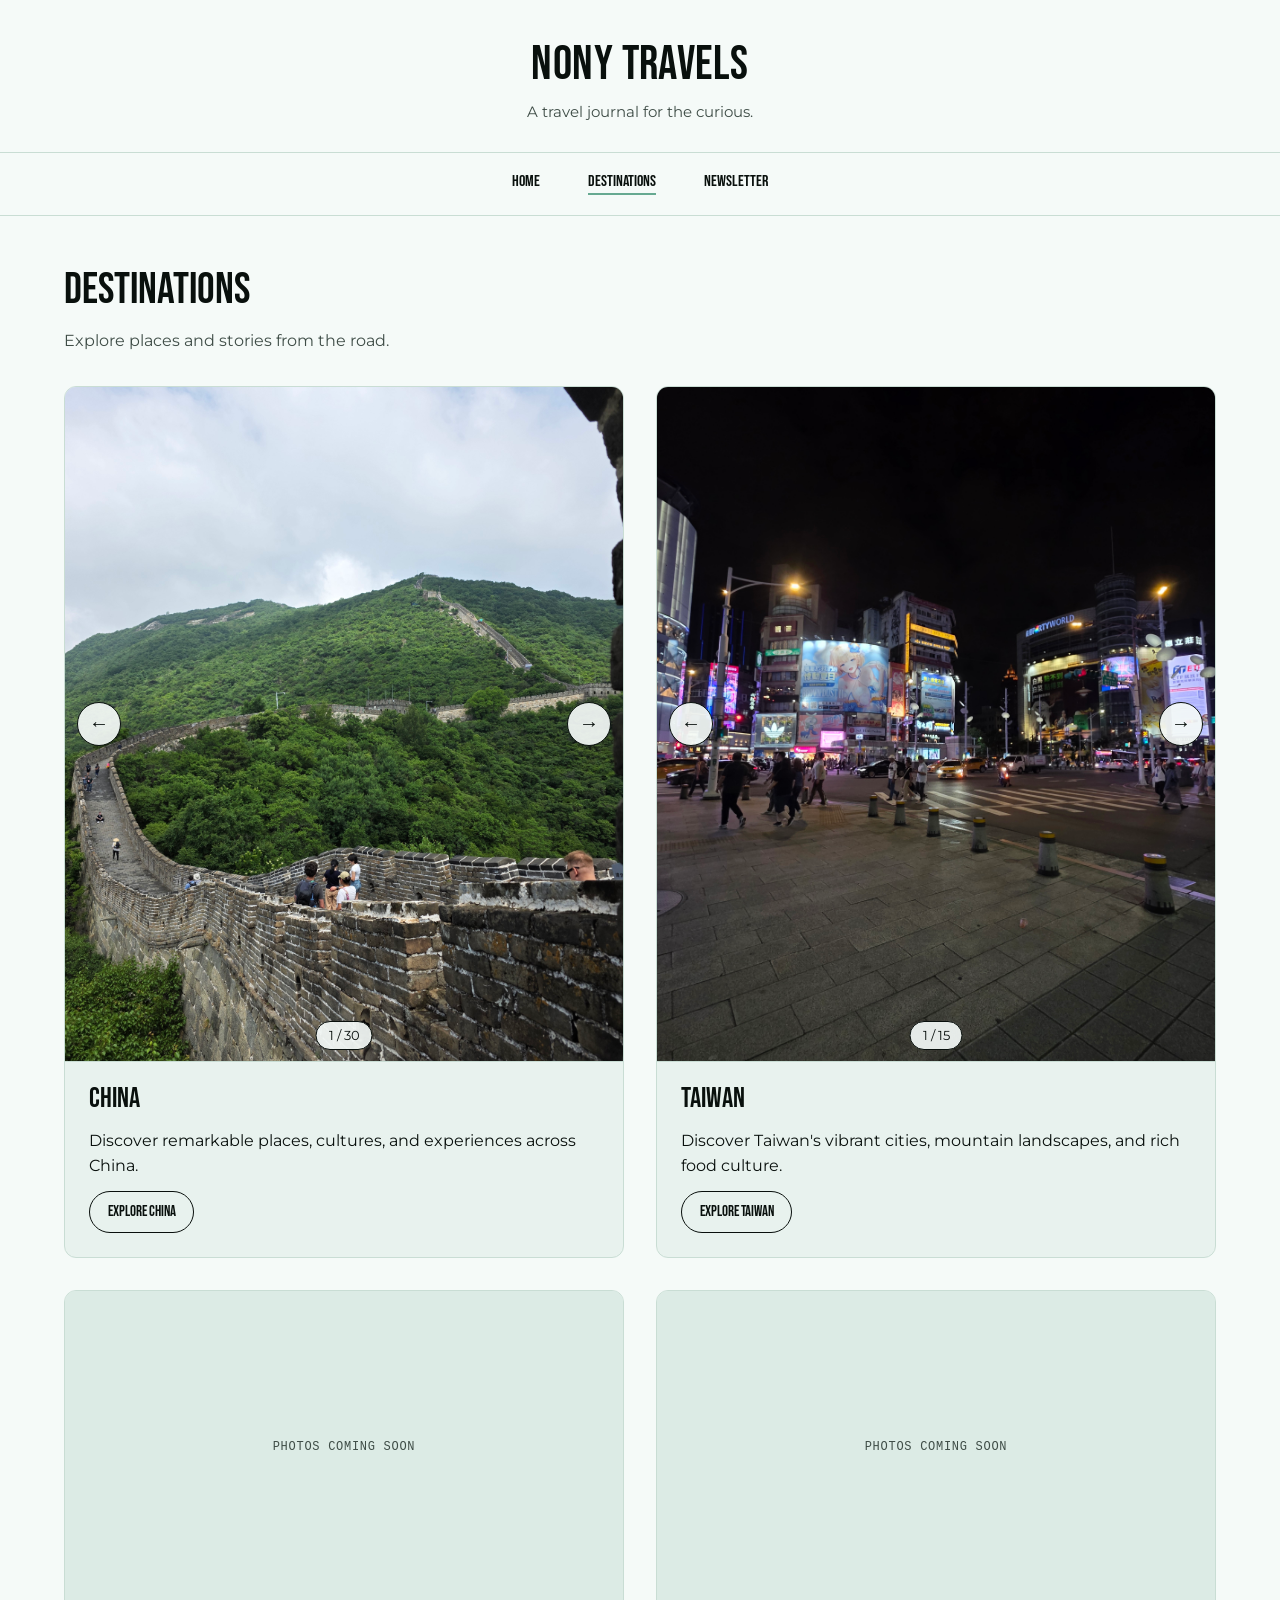
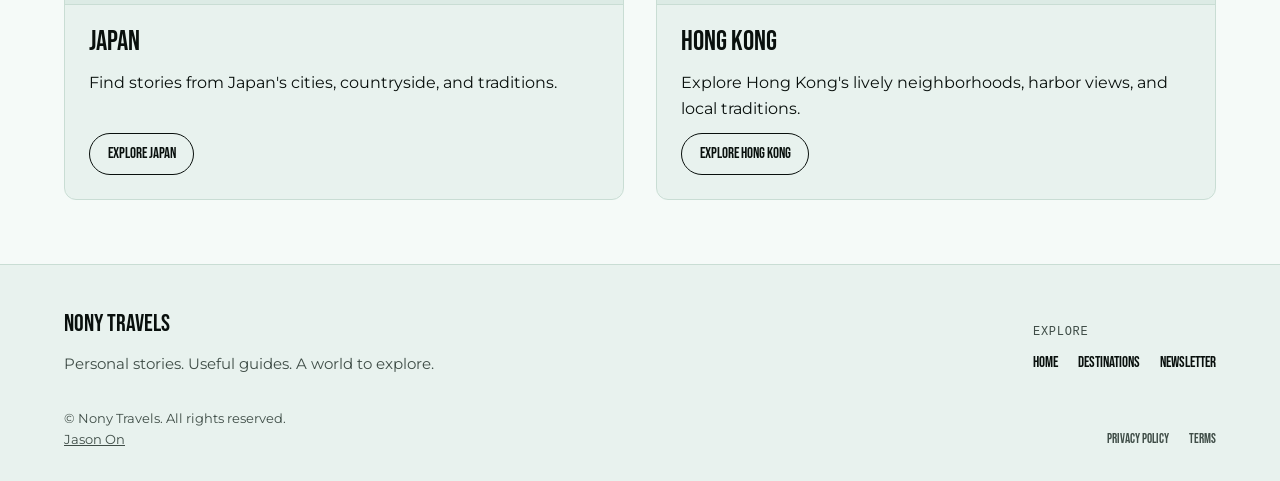
<file: destinations.html>
<!DOCTYPE html>
<html lang="en">
<head>
	<meta charset="UTF-8">
	<meta name="viewport" content="width=device-width, initial-scale=1.0">
	<meta name="description" content="Explore travel stories, destination guides, and practical tips for curious travelers with Nony Travels.">
	<title>Destinations | Nony Travels</title>
	<link rel="stylesheet" href="travel.css">
	<script src="script.js" defer></script>
</head>
<body>

	<header class="site-header">
		<h1>Nony Travels</h1>
		<p class="tagline">A travel journal for the curious.</p>
	</header>

	<nav class="site-nav" aria-label="Main">
		<ul>
			<li><a href="index.html">Home</a></li>
			<li><a href="destinations.html" aria-current="page">Destinations</a></li>
			<li>
                <button type="button" class="newsletter-trigger" data-open-dialog="newsletter-modal">Newsletter</button>
            </li>
		</ul>
	</nav>

	
<main>
    <section class="intro" aria-labelledby="destinations-heading">
        <h2 id="destinations-heading">Destinations</h2>
        <p>Explore places and stories from the road.</p>
    </section>

    <section aria-label="Destination articles">
        <ul class="destination-grid">
            <li class="destination-card">
                <article>
                    <div class="slideshow"
                         role="region"
                         aria-roledescription="carousel"
                         aria-label="China photos"
                         data-photos="china"
                         data-autoplay="hover"
                         data-interval="2000">
                        <figure class="slide" aria-roledescription="slide">
                            <img src="images/china/forbiddencity.jpg"
                                 alt="Halls and courtyard of the Forbidden City in Beijing"
                                 width="1200"
                                 height="675">
                        </figure>
                        <div class="slideshow-controls">
                            <button type="button" class="slide-prev" aria-label="Previous photo">&larr;</button>
                            <div class="slide-center">
                                <p class="slide-count" aria-live="polite"></p>
                            </div>
                            <button type="button" class="slide-next" aria-label="Next photo">&rarr;</button>
                        </div>
                    </div>
                    <div class="destination-body">
                        <h3><a href="china.html">China</a></h3>
                        <p>Discover remarkable places, cultures, and experiences across China.</p>
                        <a class="button" href="china.html">Explore China</a>
                    </div>
                </article>
            </li>

            <li class="destination-card">
                <article>
                    <div class="slideshow"
                         role="region"
                         aria-roledescription="carousel"
                         aria-label="Taiwan photos"
                         data-photos="taiwan"
                         data-autoplay="hover"
                         data-interval="2000">
                        <figure class="slide" aria-roledescription="slide">
                            <img src="images/taiwan/ximendingdistrict.jpg"
                                 alt="Crowds and bright signs in Taipei's Ximending District"
                                 width="1200"
                                 height="675">
                        </figure>
                        <div class="slideshow-controls">
                            <button type="button" class="slide-prev" aria-label="Previous photo">&larr;</button>
                            <div class="slide-center">
                                <p class="slide-count" aria-live="polite"></p>
                            </div>
                            <button type="button" class="slide-next" aria-label="Next photo">&rarr;</button>
                        </div>
                    </div>
                    <div class="destination-body">
                        <h3><a href="taiwan.html">Taiwan</a></h3>
                        <p>Discover Taiwan's vibrant cities, mountain landscapes, and rich food culture.</p>
                        <a class="button" href="taiwan.html">Explore Taiwan</a>
                    </div>
                </article>
            </li>

            <li class="destination-card">
                <article>
                    <div class="placeholder destination-placeholder"
                         role="img"
                         aria-label="Japan photos coming soon">
                        Photos coming soon
                    </div>
                    <div class="destination-body">
                        <h3><a href="japan.html">Japan</a></h3>
                        <p>Find stories from Japan's cities, countryside, and traditions.</p>
                        <a class="button" href="japan.html">Explore Japan</a>
                    </div>
                </article>
            </li>

            <li class="destination-card">
                <article>
                    <div class="placeholder destination-placeholder"
                         role="img"
                         aria-label="Hong Kong photos coming soon">
                        Photos coming soon
                    </div>
                    <div class="destination-body">
                        <h3><a href="hongkong.html">Hong Kong</a></h3>
                        <p>Explore Hong Kong's lively neighborhoods, harbor views, and local traditions.</p>
                        <a class="button" href="hongkong.html">Explore Hong Kong</a>
                    </div>
                </article>
            </li>
        </ul>
    </section>
</main>


	  <footer class="site-footer">
        <div class="footer-inner">
            <div class="footer-brand">
                <p class="footer-name">Nony Travels</p>
                <p>Personal stories. Useful guides. A world to explore.</p>
            </div>

            <nav class="footer-nav" aria-label="Footer">
                <p class="label">Explore</p>
                <ul>
                    <li><a href="index.html">Home</a></li>
                    <li><a href="destinations.html">Destinations</a></li>
                    <li>
                        <button type="button" class="newsletter-trigger" data-open-dialog="newsletter-modal">Newsletter</button>
                    </li>
                </ul>
            </nav>

            <p class="copyright">&copy; Nony Travels. All rights reserved.<br>
                <a href="https://www.instagram.com/anonymiti3/">Jason On</a>
            </p>

            <ul class="legal">
                <li><a href="#">Privacy policy</a></li>
                <li><a href="#">Terms</a></li>
            </ul>
        </div>
    </footer>

    <!-- Newsletter signup modal (one copy, opened by the nav and footer buttons) -->
    <dialog id="newsletter-modal" aria-labelledby="newsletter-title">
        <form method="dialog">
            <button type="submit" aria-label="Close newsletter signup">Close</button>
        </form>

        <form action="#" method="post" data-newsletter-form novalidate>
            <h2 class="dialog-title" id="newsletter-title">Get travel stories in your inbox</h2>
            <p class="form-note">All fields are required.</p>

            <div class="field">
                <label for="newsletter-name">Full name</label>
                <input id="newsletter-name" name="name" type="text" autocomplete="name" required aria-describedby="newsletter-name-error">
                <p class="field-error" id="newsletter-name-error" data-error-for="name"></p>
            </div>

            <div class="field">
                <label for="newsletter-email">Email address</label>
                <input id="newsletter-email" name="email" type="email" autocomplete="email" required aria-describedby="newsletter-email-error">
                <p class="field-error" id="newsletter-email-error" data-error-for="email"></p>
            </div>

            <fieldset aria-describedby="newsletter-interests-error">
                <legend>Content preferences</legend>
                <div class="choice-group">
                    <label class="choice"><input type="checkbox" name="interests" value="destination-guides"> Destination guides</label>
                    <label class="choice"><input type="checkbox" name="interests" value="travel-tips"> Travel tips</label>
                    <label class="choice"><input type="checkbox" name="interests" value="food-culture"> Food &amp; culture</label>
                    <label class="choice"><input type="checkbox" name="interests" value="budget-travel"> Budget travel</label>
                    <label class="choice"><input type="checkbox" name="interests" value="adventure"> Adventure &amp; outdoors</label>
                </div>
                <p class="field-error" id="newsletter-interests-error" data-error-for="interests"></p>
            </fieldset>

            <fieldset aria-describedby="newsletter-frequency-error">
                <legend>Email frequency</legend>
                <div class="choice-group">
                    <label class="choice"><input type="radio" name="frequency" value="weekly"> Weekly</label>
                    <label class="choice"><input type="radio" name="frequency" value="biweekly"> Every two weeks</label>
                    <label class="choice"><input type="radio" name="frequency" value="monthly"> Monthly</label>
                </div>
                <p class="field-error" id="newsletter-frequency-error" data-error-for="frequency"></p>
            </fieldset>

            <div class="field">
                <label class="choice consent">
                    <input type="checkbox" name="consent" value="yes" required aria-describedby="newsletter-consent-error">
                    I agree to receive the travel newsletter by email and understand I can unsubscribe at any time.
                </label>
                <p class="field-error" id="newsletter-consent-error" data-error-for="consent"></p>
            </div>

            <button type="submit">Subscribe</button>
            <p class="form-status" role="status" aria-live="polite"></p>
        </form>
    </dialog>
</body>
</html>
</file>
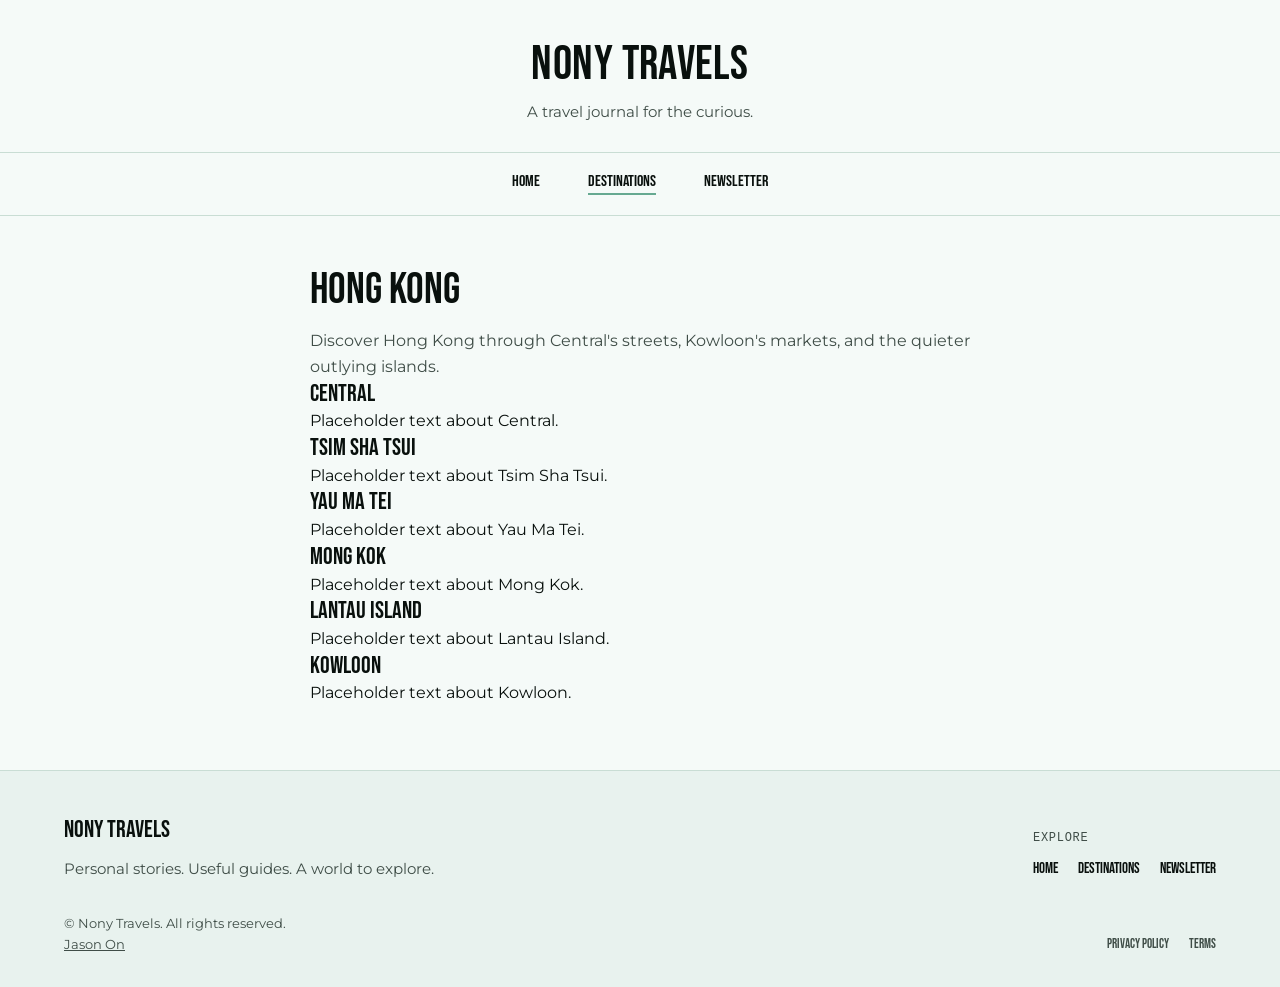
<file: hongkong.html>
<!DOCTYPE html>
<html lang="en">
<head>
    <meta charset="UTF-8">
    <meta name="viewport" content="width=device-width, initial-scale=1.0">
    <meta name="description" content="Discover Hong Kong's vibrant neighborhoods, bustling markets, and stunning landscapes with Nony Travels.">
    <title>Hong Kong | Nony Travels</title>
    <link rel="stylesheet" href="travel.css">
    <script src="script.js" defer></script>
</head>
<body>

    <header class="site-header">
        <h1>Nony Travels</h1>
        <p class="tagline">A travel journal for the curious.</p>
    </header>

    <nav class="site-nav" aria-label="Main">
        <ul>
            <li><a href="index.html">Home</a></li>
            <li><a href="destinations.html" aria-current="page">Destinations</a></li>
            <li>
                <button type="button" class="newsletter-trigger" data-open-dialog="newsletter-modal">Newsletter</button>
            </li>
        </ul>
    </nav>

    <main>
        <section class="intro">
            <h2>Hong Kong</h2>
            <p>Discover Hong Kong through Central's streets, Kowloon's markets, and the quieter outlying islands.</p>
        </section>

        <section>
            <h2>Central</h2>
            <p>Placeholder text about Central.</p>
        </section>

        <section>
            <h2>Tsim Sha Tsui</h2>
            <p>Placeholder text about Tsim Sha Tsui.</p>
        </section>

        <section>
            <h2>Yau Ma Tei</h2>
            <p>Placeholder text about Yau Ma Tei.</p>
        </section>

        <section>
            <h2>Mong Kok</h2>
            <p>Placeholder text about Mong Kok.</p>
        </section>

        <section>
            <h2>Lantau Island</h2>
            <p>Placeholder text about Lantau Island.</p>
        </section>

        <section>
            <h2>Kowloon</h2>
            <p>Placeholder text about Kowloon.</p>
        </section>
    </main>

	  <footer class="site-footer">
        <div class="footer-inner">
            <div class="footer-brand">
                <p class="footer-name">Nony Travels</p>
                <p>Personal stories. Useful guides. A world to explore.</p>
            </div>

            <nav class="footer-nav" aria-label="Footer">
                <p class="label">Explore</p>
                <ul>
                    <li><a href="index.html">Home</a></li>
                    <li><a href="destinations.html">Destinations</a></li>
                    <li>
                        <button type="button" class="newsletter-trigger" data-open-dialog="newsletter-modal">Newsletter</button>
                    </li>
                </ul>
            </nav>

            <p class="copyright">&copy; Nony Travels. All rights reserved.<br>
                <a href="https://www.instagram.com/anonymiti3/">Jason On</a>
            </p>

            <ul class="legal">
                <li><a href="#">Privacy policy</a></li>
                <li><a href="#">Terms</a></li>
            </ul>
        </div>
    </footer>

    <!-- Newsletter signup modal (one copy, opened by the nav and footer buttons) -->
    <dialog id="newsletter-modal" aria-labelledby="newsletter-title">
        <form method="dialog">
            <button type="submit" aria-label="Close newsletter signup">Close</button>
        </form>

        <form action="#" method="post" data-newsletter-form novalidate>
            <h2 class="dialog-title" id="newsletter-title">Get travel stories in your inbox</h2>
            <p class="form-note">All fields are required.</p>

            <div class="field">
                <label for="newsletter-name">Full name</label>
                <input id="newsletter-name" name="name" type="text" autocomplete="name" required aria-describedby="newsletter-name-error">
                <p class="field-error" id="newsletter-name-error" data-error-for="name"></p>
            </div>

            <div class="field">
                <label for="newsletter-email">Email address</label>
                <input id="newsletter-email" name="email" type="email" autocomplete="email" required aria-describedby="newsletter-email-error">
                <p class="field-error" id="newsletter-email-error" data-error-for="email"></p>
            </div>

            <fieldset aria-describedby="newsletter-interests-error">
                <legend>Content preferences</legend>
                <div class="choice-group">
                    <label class="choice"><input type="checkbox" name="interests" value="destination-guides"> Destination guides</label>
                    <label class="choice"><input type="checkbox" name="interests" value="travel-tips"> Travel tips</label>
                    <label class="choice"><input type="checkbox" name="interests" value="food-culture"> Food &amp; culture</label>
                    <label class="choice"><input type="checkbox" name="interests" value="budget-travel"> Budget travel</label>
                    <label class="choice"><input type="checkbox" name="interests" value="adventure"> Adventure &amp; outdoors</label>
                </div>
                <p class="field-error" id="newsletter-interests-error" data-error-for="interests"></p>
            </fieldset>

            <fieldset aria-describedby="newsletter-frequency-error">
                <legend>Email frequency</legend>
                <div class="choice-group">
                    <label class="choice"><input type="radio" name="frequency" value="weekly"> Weekly</label>
                    <label class="choice"><input type="radio" name="frequency" value="biweekly"> Every two weeks</label>
                    <label class="choice"><input type="radio" name="frequency" value="monthly"> Monthly</label>
                </div>
                <p class="field-error" id="newsletter-frequency-error" data-error-for="frequency"></p>
            </fieldset>

            <div class="field">
                <label class="choice consent">
                    <input type="checkbox" name="consent" value="yes" required aria-describedby="newsletter-consent-error">
                    I agree to receive the travel newsletter by email and understand I can unsubscribe at any time.
                </label>
                <p class="field-error" id="newsletter-consent-error" data-error-for="consent"></p>
            </div>

            <button type="submit">Subscribe</button>
            <p class="form-status" role="status" aria-live="polite"></p>
        </form>
    </dialog>
</body>
</html>
</file>
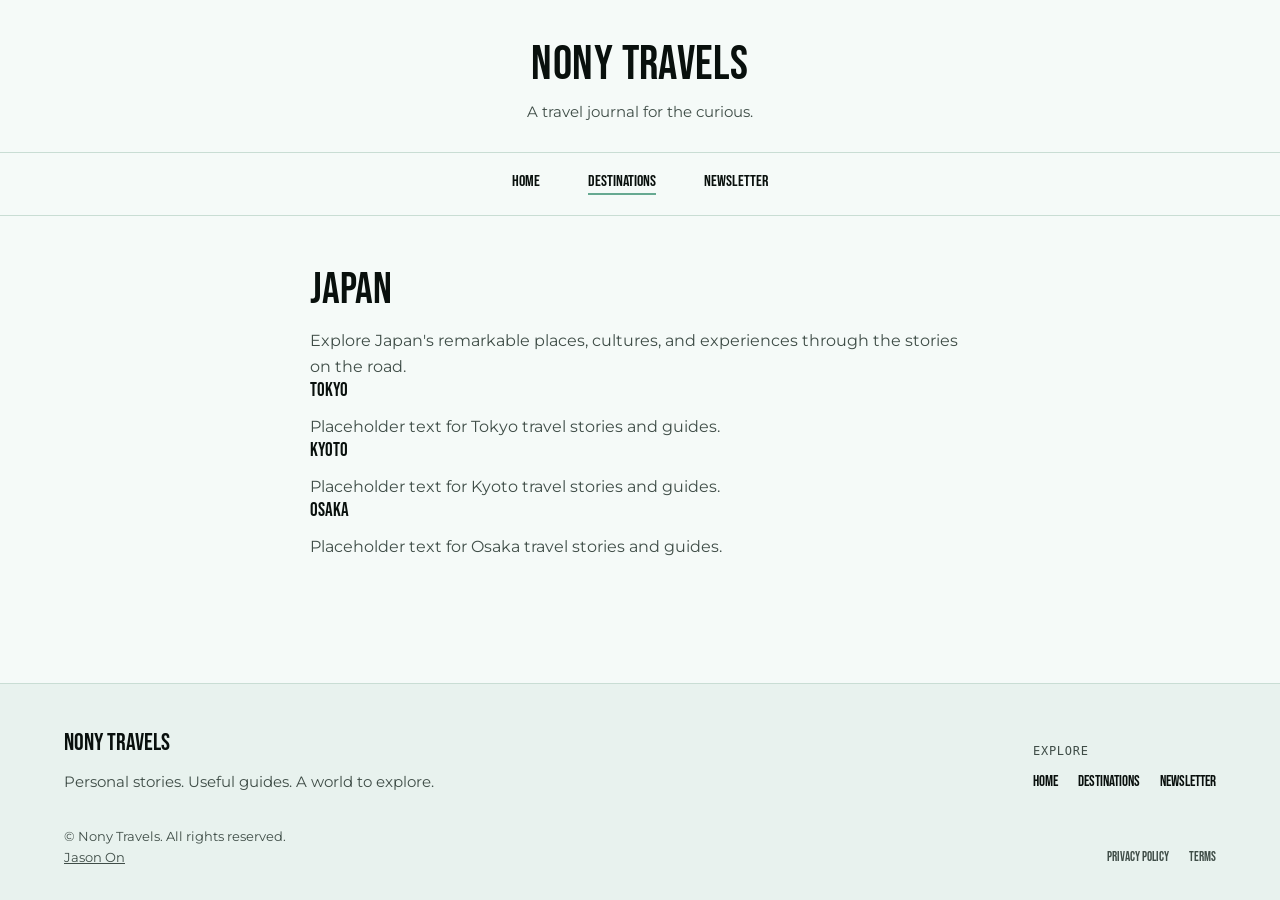
<file: japan.html>
<!DOCTYPE html>
<html lang="en">
<head>
	<meta charset="UTF-8">
	<meta name="viewport" content="width=device-width, initial-scale=1.0">
	<meta name="description" content="Explore Japan's cities, culture, and travel experiences with Nony Travels.">
	<title>Japan | Nony Travels</title>
	<link rel="stylesheet" href="travel.css">
    <script src="script.js" defer></script>
</head>
<body>

	<header class="site-header">
		<h1>Nony Travels</h1>
		<p class="tagline">A travel journal for the curious.</p>
	</header>

	<nav class="site-nav" aria-label="Main">
		<ul>
			<li><a href="index.html">Home</a></li>
			<li><a href="destinations.html" aria-current="page">Destinations</a></li>
			<li>
                <button type="button" class="newsletter-trigger" data-open-dialog="newsletter-modal">Newsletter</button>
            </li>
		</ul>
	</nav>

	<main>
		<section class="intro">
			<h2>Japan</h2>
			<p>Explore Japan's remarkable places, cultures, and experiences through the stories on the road.</p>

			<section class="destination">
				<h3>Tokyo</h3>
				<p>Placeholder text for Tokyo travel stories and guides.</p>
			</section>

			<section class="destination">
				<h3>Kyoto</h3>
				<p>Placeholder text for Kyoto travel stories and guides.</p>
			</section>

			<section class="destination">
				<h3>Osaka</h3>
				<p>Placeholder text for Osaka travel stories and guides.</p>
			</section>
		</section>
	</main>

	  <footer class="site-footer">
        <div class="footer-inner">
            <div class="footer-brand">
                <p class="footer-name">Nony Travels</p>
                <p>Personal stories. Useful guides. A world to explore.</p>
            </div>

            <nav class="footer-nav" aria-label="Footer">
                <p class="label">Explore</p>
                <ul>
                    <li><a href="index.html">Home</a></li>
                    <li><a href="destinations.html">Destinations</a></li>
                    <li>
                        <button type="button" class="newsletter-trigger" data-open-dialog="newsletter-modal">Newsletter</button>
                    </li>
                </ul>
            </nav>

            <p class="copyright">&copy; Nony Travels. All rights reserved.<br>
                <a href="https://www.instagram.com/anonymiti3/">Jason On</a>
            </p>

            <ul class="legal">
                <li><a href="#">Privacy policy</a></li>
                <li><a href="#">Terms</a></li>
            </ul>
        </div>
    </footer>

    <!-- Newsletter signup modal (one copy, opened by the nav and footer buttons) -->
    <dialog id="newsletter-modal" aria-labelledby="newsletter-title">
        <form method="dialog">
            <button type="submit" aria-label="Close newsletter signup">Close</button>
        </form>

        <form action="#" method="post" data-newsletter-form novalidate>
            <h2 class="dialog-title" id="newsletter-title">Get travel stories in your inbox</h2>
            <p class="form-note">All fields are required.</p>

            <div class="field">
                <label for="newsletter-name">Full name</label>
                <input id="newsletter-name" name="name" type="text" autocomplete="name" required aria-describedby="newsletter-name-error">
                <p class="field-error" id="newsletter-name-error" data-error-for="name"></p>
            </div>

            <div class="field">
                <label for="newsletter-email">Email address</label>
                <input id="newsletter-email" name="email" type="email" autocomplete="email" required aria-describedby="newsletter-email-error">
                <p class="field-error" id="newsletter-email-error" data-error-for="email"></p>
            </div>

            <fieldset aria-describedby="newsletter-interests-error">
                <legend>Content preferences</legend>
                <div class="choice-group">
                    <label class="choice"><input type="checkbox" name="interests" value="destination-guides"> Destination guides</label>
                    <label class="choice"><input type="checkbox" name="interests" value="travel-tips"> Travel tips</label>
                    <label class="choice"><input type="checkbox" name="interests" value="food-culture"> Food &amp; culture</label>
                    <label class="choice"><input type="checkbox" name="interests" value="budget-travel"> Budget travel</label>
                    <label class="choice"><input type="checkbox" name="interests" value="adventure"> Adventure &amp; outdoors</label>
                </div>
                <p class="field-error" id="newsletter-interests-error" data-error-for="interests"></p>
            </fieldset>

            <fieldset aria-describedby="newsletter-frequency-error">
                <legend>Email frequency</legend>
                <div class="choice-group">
                    <label class="choice"><input type="radio" name="frequency" value="weekly"> Weekly</label>
                    <label class="choice"><input type="radio" name="frequency" value="biweekly"> Every two weeks</label>
                    <label class="choice"><input type="radio" name="frequency" value="monthly"> Monthly</label>
                </div>
                <p class="field-error" id="newsletter-frequency-error" data-error-for="frequency"></p>
            </fieldset>

            <div class="field">
                <label class="choice consent">
                    <input type="checkbox" name="consent" value="yes" required aria-describedby="newsletter-consent-error">
                    I agree to receive the travel newsletter by email and understand I can unsubscribe at any time.
                </label>
                <p class="field-error" id="newsletter-consent-error" data-error-for="consent"></p>
            </div>

            <button type="submit">Subscribe</button>
            <p class="form-status" role="status" aria-live="polite"></p>
        </form>
    </dialog>
</body>
</html>
</file>
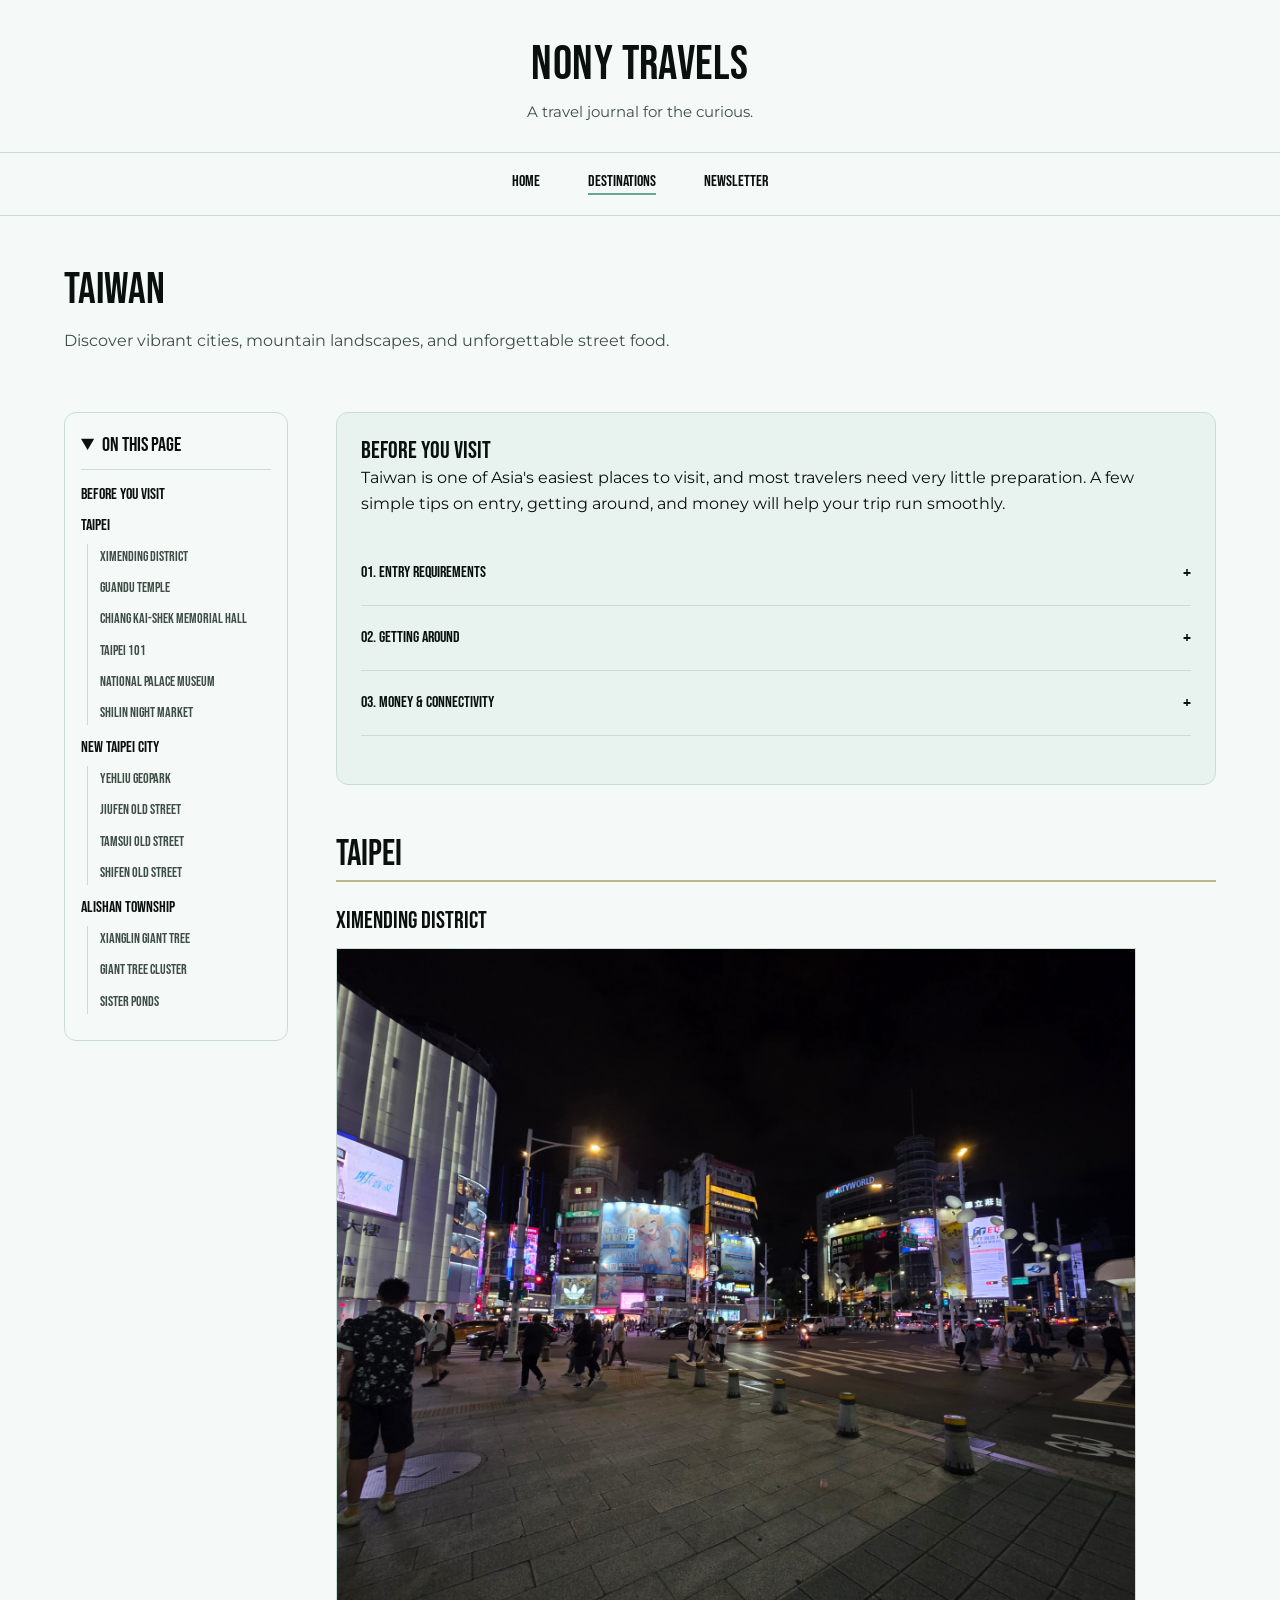
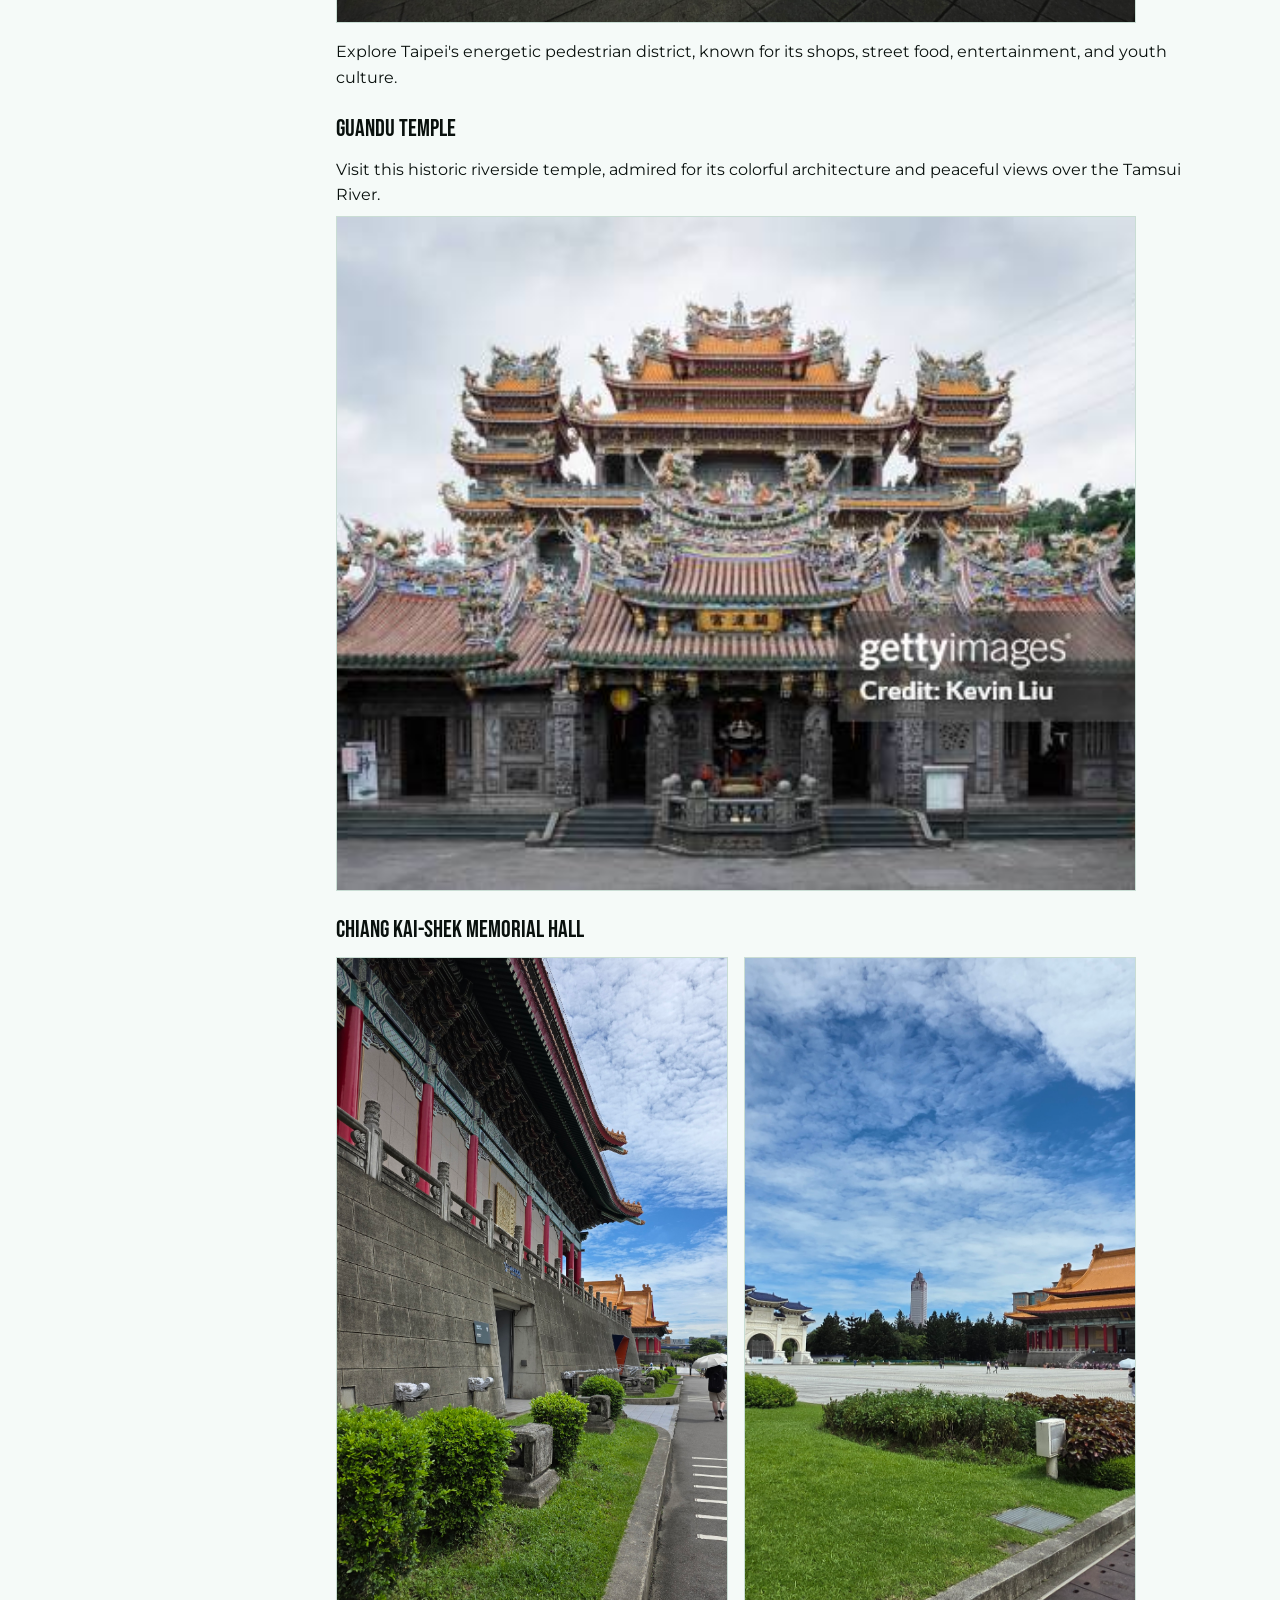
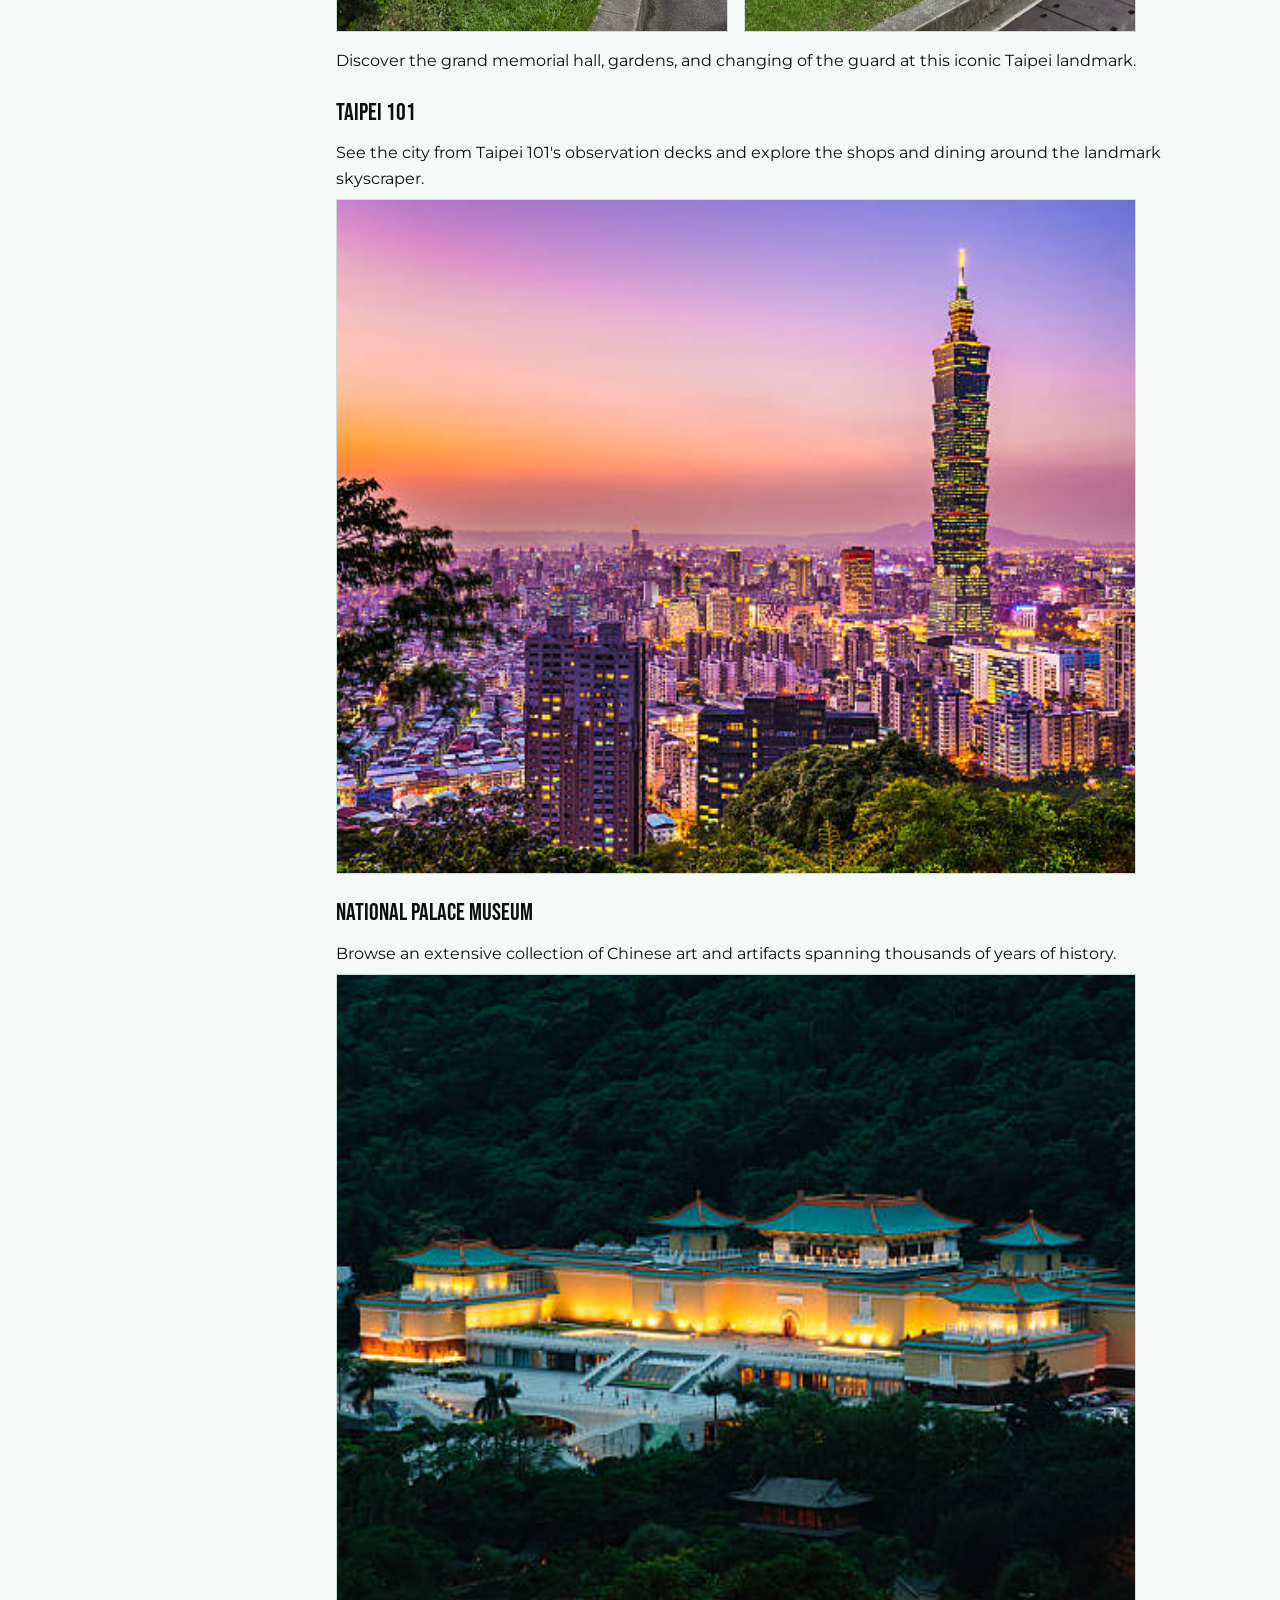
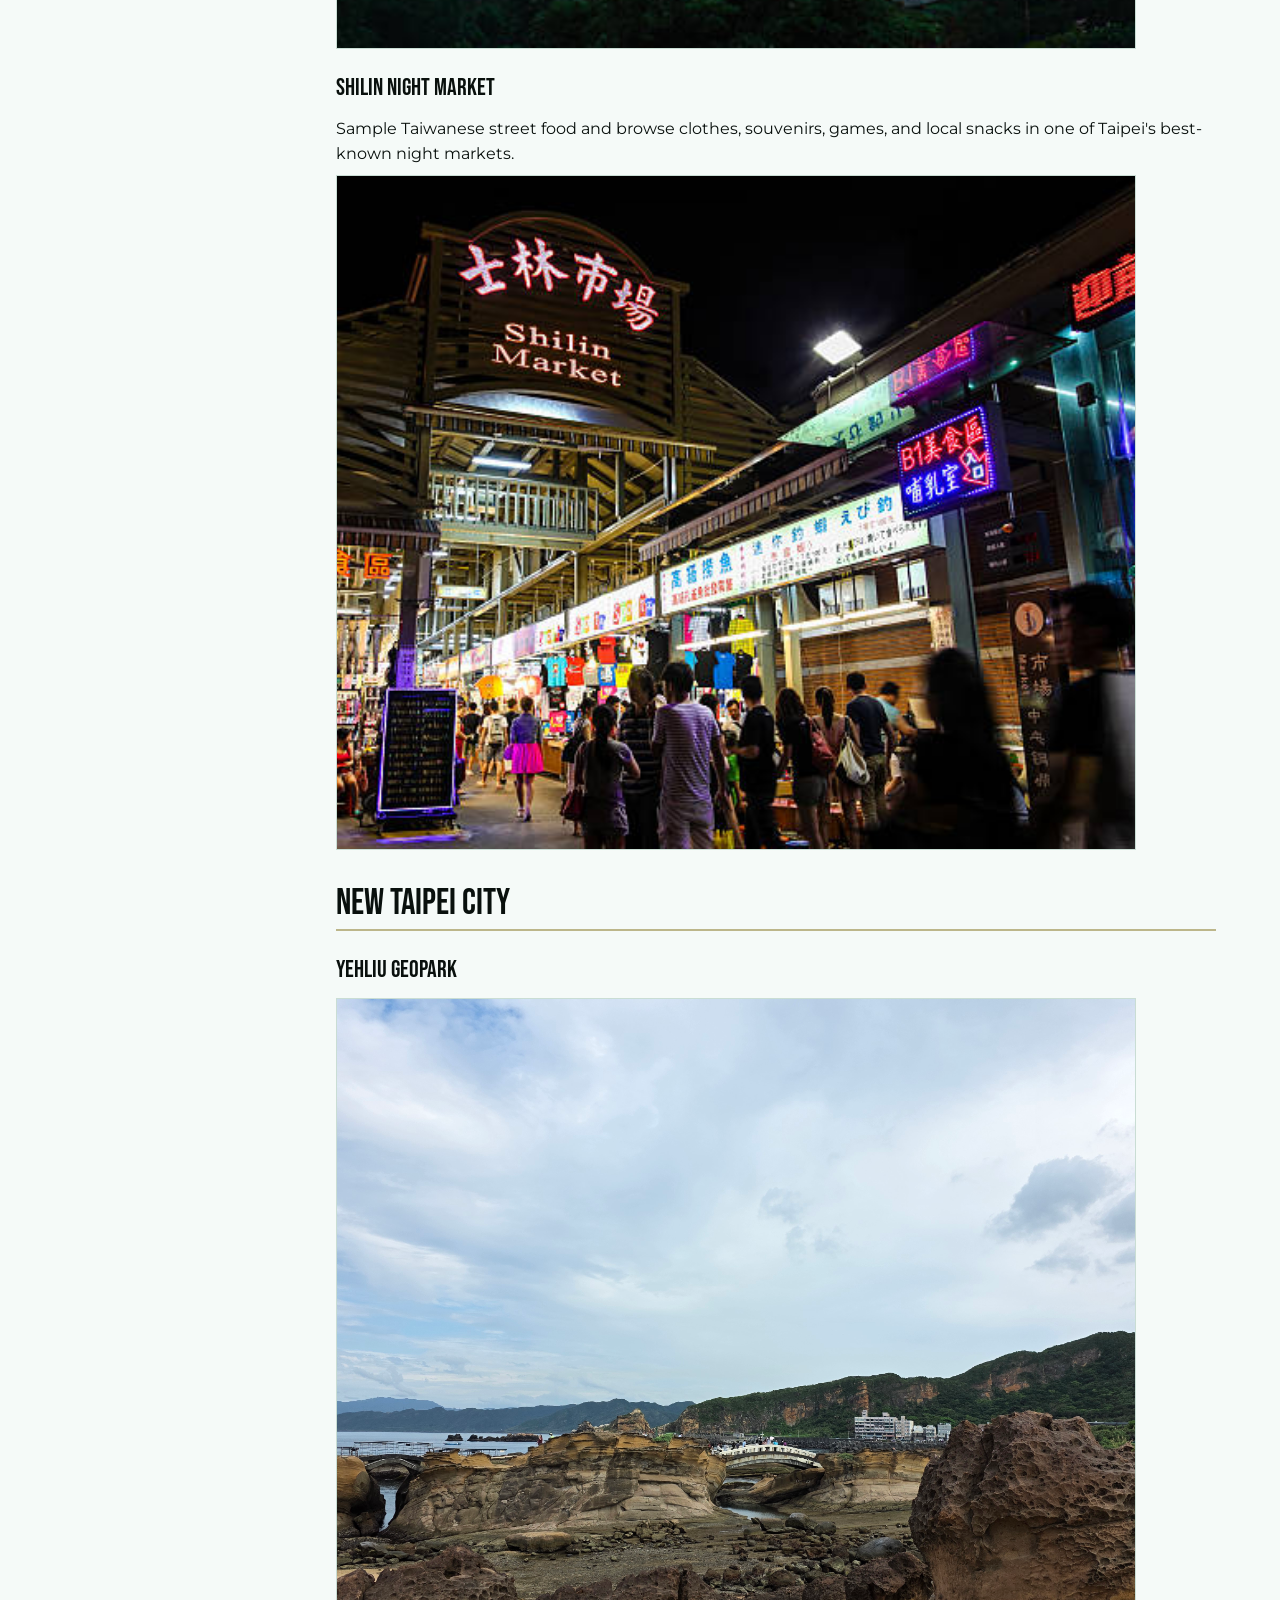
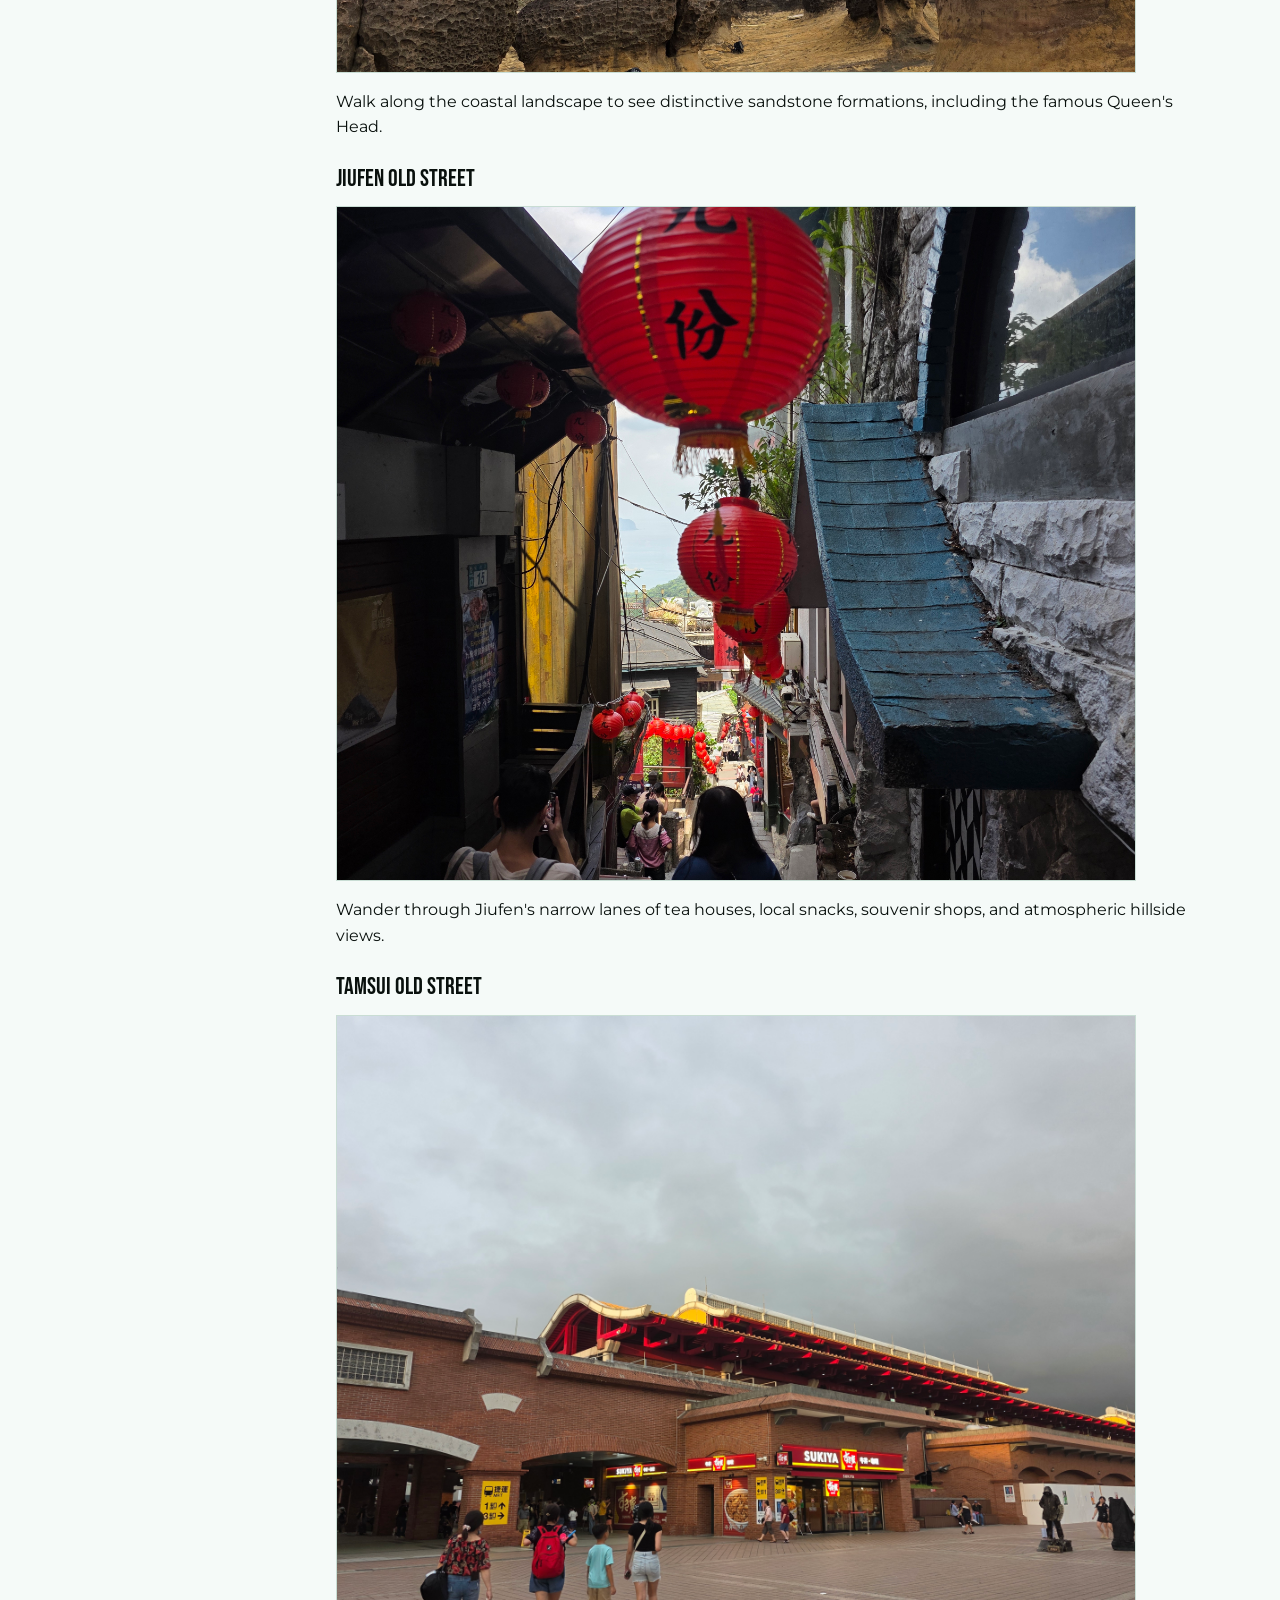
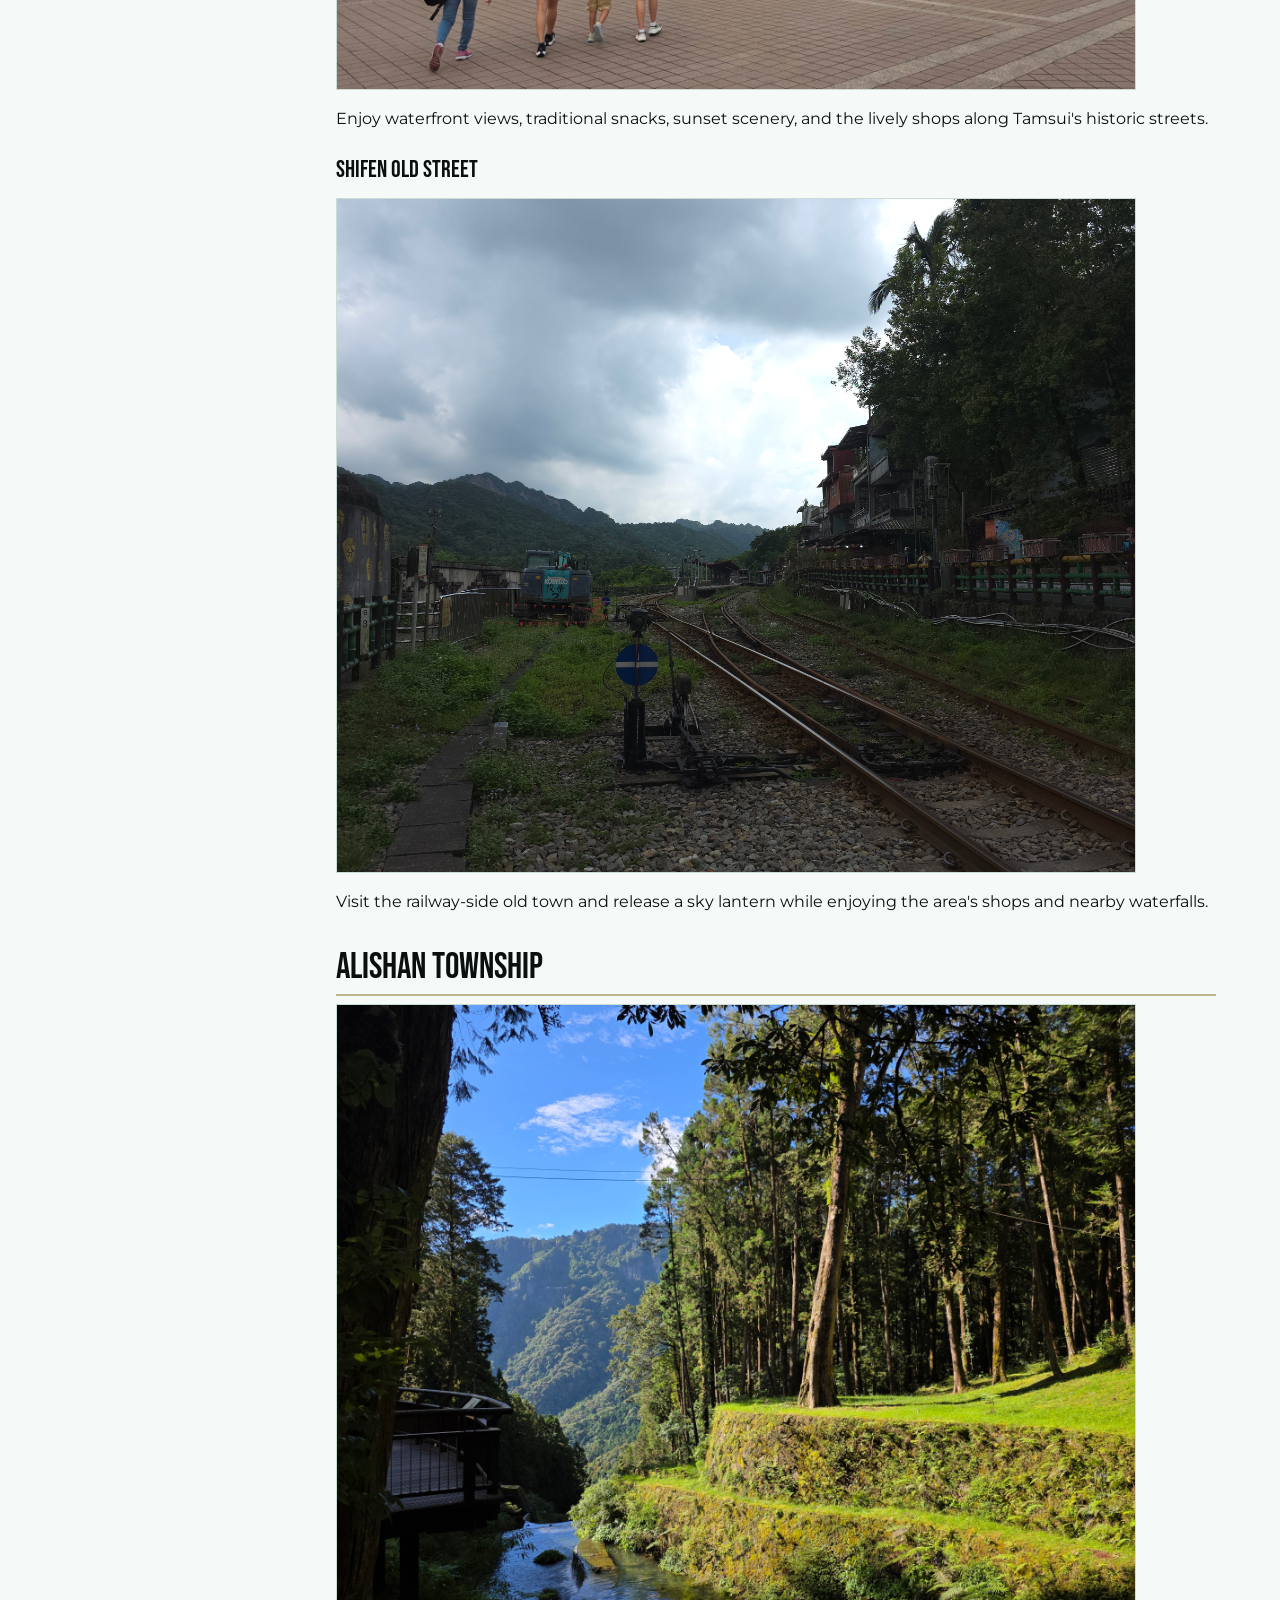
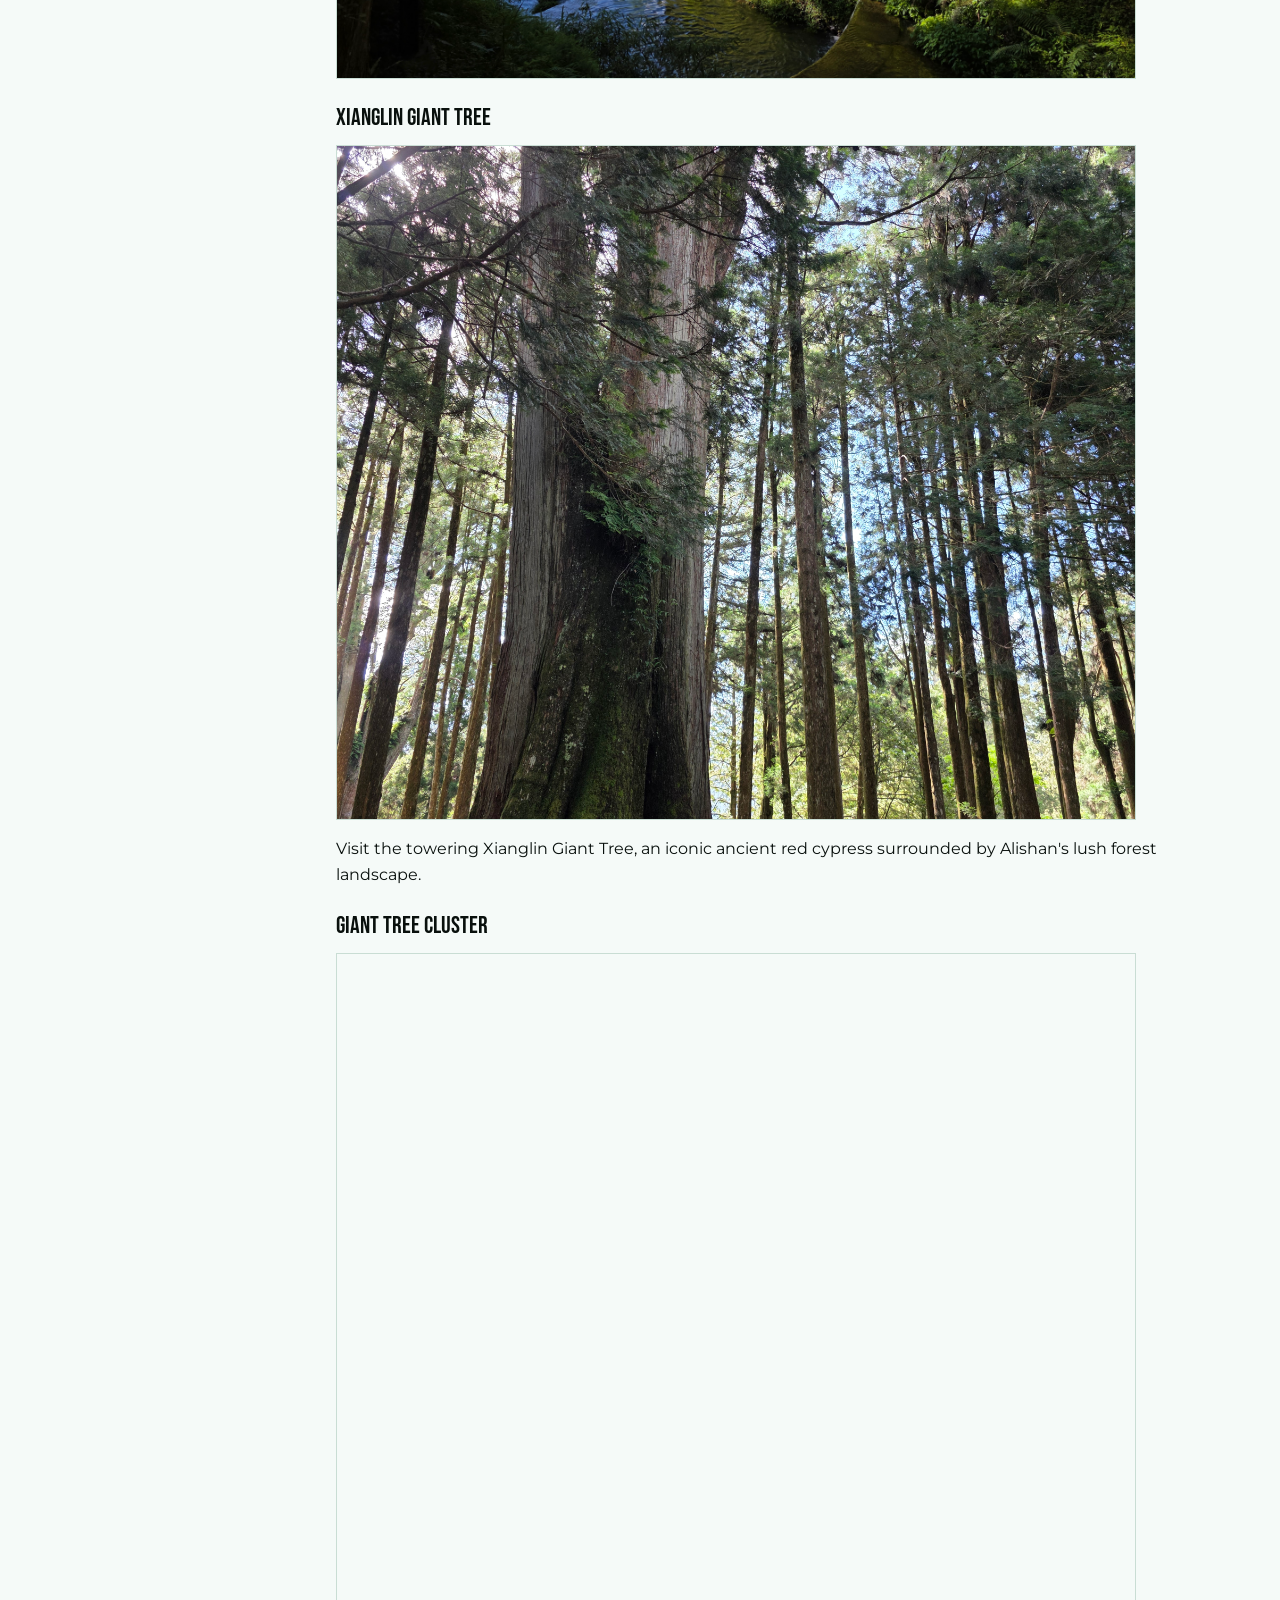
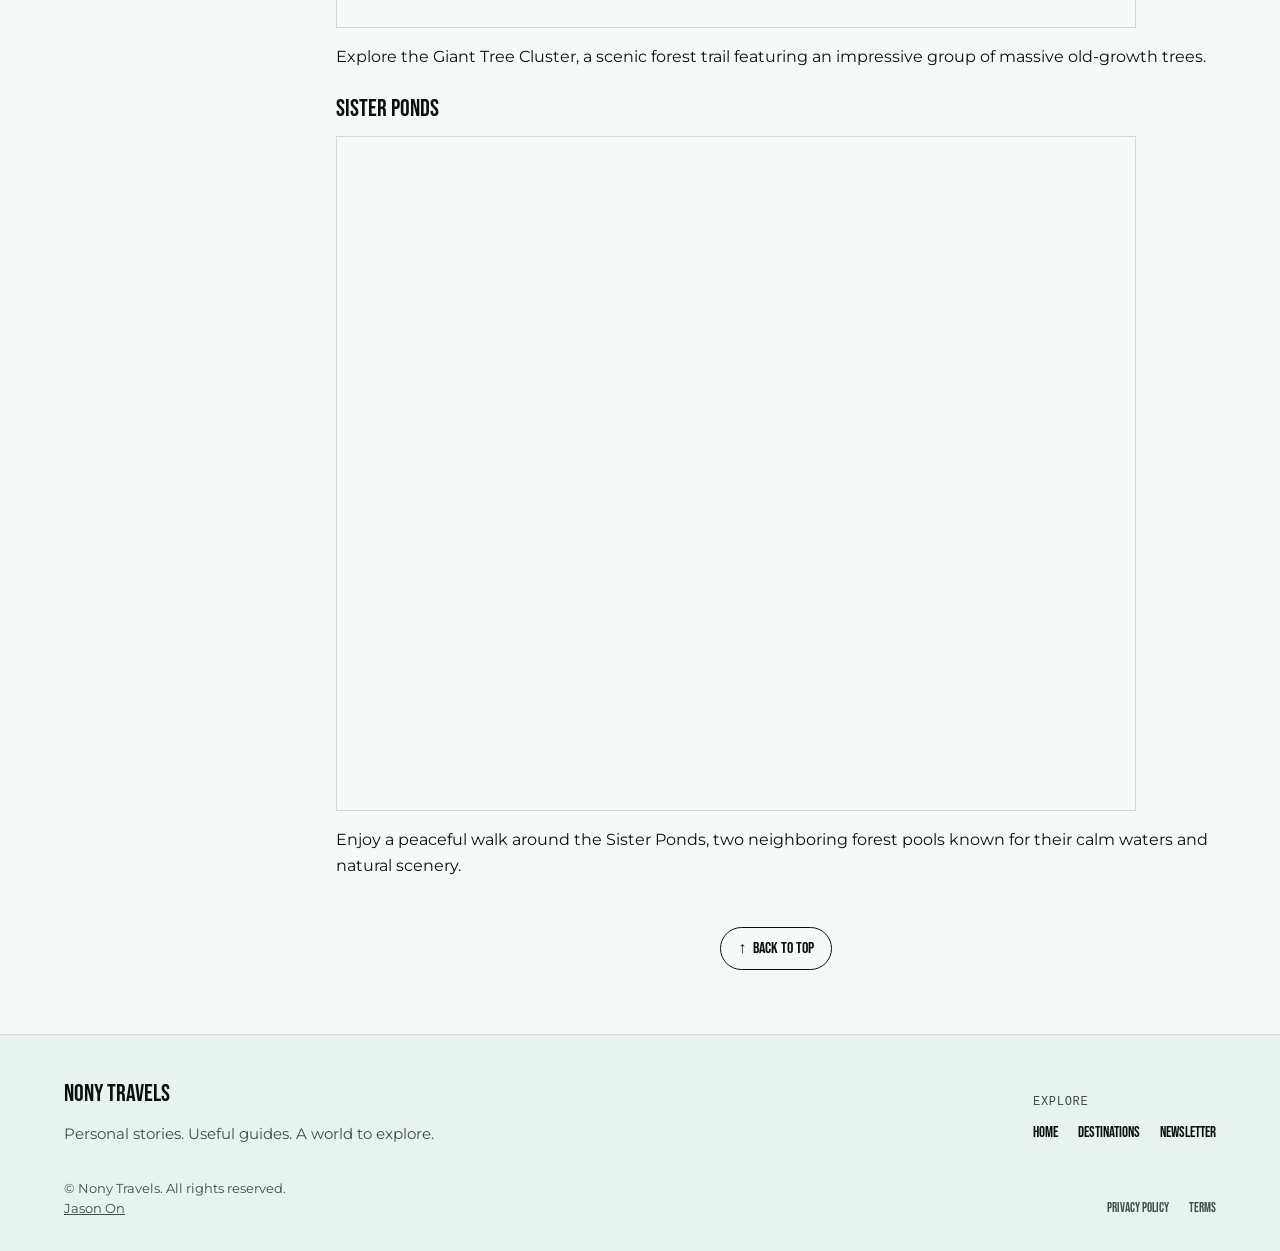
<file: taiwan.html>
<!DOCTYPE html>
<html lang="en">
<head>
    <meta charset="UTF-8">
    <meta name="viewport" content="width=device-width, initial-scale=1.0">
    <meta name="description" content="Discover Taiwan's vibrant cities, mountain landscapes, and unforgettable street food with Nony Travels.">
    <title>Taiwan | Nony Travels</title>
    <link rel="stylesheet" href="travel.css">
    <script src="script.js" defer></script>
</head>
<body>

    <header class="site-header">
        <h1>Nony Travels</h1>
        <p class="tagline">A travel journal for the curious.</p>
    </header>

    <nav class="site-nav" aria-label="Main">
        <ul>
            <li><a href="index.html">Home</a></li>
            <li><a href="destinations.html" aria-current="page">Destinations</a></li>
            <li>
                <button type="button" class="newsletter-trigger" data-open-dialog="newsletter-modal">Newsletter</button>
            </li>
        </ul>
    </nav>

    <main>
        <section class="intro">
            <h2>Taiwan</h2>
            <p>Discover vibrant cities, mountain landscapes, and unforgettable street food.</p>

            <br>
        </section>

        <div class="page-layout">

            <!-- Sidebar: the script fills in the links automatically -->
            <details class="page-nav">
                <summary>On this page</summary>
                <nav aria-label="On this page"></nav>
            </details>

            <div class="page-content">

                <section class="content">
                    <h2>Before You Visit</h2>
                    <p>Taiwan is one of Asia's easiest places to visit, and most travelers need very little preparation. A few simple tips on entry, getting around, and money will help your trip run smoothly.</p>

                    <div class="travel-accordion">

                        <details>
                            <summary>01. Entry Requirements</summary>
                            <div class="accordion-content">
                                <p>Citizens of many countries, including the United States and the United Kingdom, can visit Taiwan without a visa for short stays of up to 90 days, but the rules depend on your passport, so check the <a href="https://www.boca.gov.tw/" target="_blank" rel="noopener noreferrer">Bureau of Consular Affairs</a> website before you book. Your passport generally needs at least six months of validity when you arrive. All visitors also complete a free online <a href="https://twac.immigration.gov.tw" target="_blank" rel="noopener noreferrer">Taiwan Arrival Card</a> before travel, so check the site shortly before departure for the current timing. It's also worth keeping proof of onward travel and your accommodation details easy to find.</p>
                            </div>
                        </details>

                        <details>
                            <summary>02. Getting Around</summary>
                            <div class="accordion-content">
                                <p>Taiwan is easy to get around. In Taipei, the MRT is fast, clean, and clearly signed in English, and an EasyCard, a rechargeable tap card sold and topped up at stations and convenience stores, works on the metro, buses, and bike share. For longer trips between cities, the High Speed Rail connects Taipei with major cities along the west coast, and it is worth booking ahead for weekends and holidays. Day trips to places such as Jiufen, Shifen, and Tamsui are reachable by train, metro, and bus. Most visitors reach Alishan by way of Chiayi and continue by bus. Chiayi has separate high-speed rail and regular rail stations, so check which one you need, allow plenty of time, and confirm current schedules before you go.</p>
                            </div>
                        </details>

                        <details>
                            <summary>03. Money &amp; Connectivity</summary>
                            <div class="accordion-content">
                                <p>Unlike in mainland China, Taiwan does not block Google Maps, Instagram, and similar apps, so your usual apps work as normal. For data, buy a prepaid tourist SIM at the airport or install a travel eSIM before you fly. Carry some New Taiwan dollars: hotels, department stores, and chain stores usually accept international cards, but night markets, small restaurants, and many rural businesses prefer cash, and ATMs are easy to find. Apple Pay and Google Pay work at many shops, while Alipay is not widely accepted, so you do not need to set it up for Taiwan.</p>
                            </div>
                        </details>

                    </div>
                </section>

                <section class="cities">
                    <h3 class="city-heading">Taipei</h3>

                    <h4 class="city-subheading">Ximending District</h4>
                    <div class="photo-grid">
                        <figure>
                            <img src="images/taiwan/ximendingdistrict.jpg" alt="Crowds and bright signs in Taipei's Ximending District" loading="lazy" width="1200" height="675">
                        </figure>
                    </div>
                    <p>Explore Taipei's energetic pedestrian district, known for its shops, street food, entertainment, and youth culture.</p>

                    <h4 class="city-subheading">Guandu Temple</h4>
                    <p>Visit this historic riverside temple, admired for its colorful architecture and peaceful views over the Tamsui River.</p>
                    <div class="photo-grid">
                        <figure>
                            <img src="images/taiwan/guandutemple.jpg" alt="Guandu Temple in Taipei" loading="lazy" width="1200" height="675">
                        </figure>
                    </div>

                    <h4 class="city-subheading">Chiang Kai-shek Memorial Hall</h4>
                    <div class="photo-grid">
                        <figure>
                            <img src="images/taiwan/chiangkaishek1.jpg" alt="Chiang Kai-shek Memorial Hall and its grounds in Taipei" loading="lazy" width="1200" height="675">
                        </figure>
                        <figure>
                            <img src="images/taiwan/chiangkaishek2.jpg" alt="Another view of Chiang Kai-shek Memorial Hall" loading="lazy" width="1200" height="675">
                        </figure>
                    </div>
                    <p>Discover the grand memorial hall, gardens, and changing of the guard at this iconic Taipei landmark.</p>

                    <h4 class="city-subheading">Taipei 101</h4>
                    <p>See the city from Taipei 101's observation decks and explore the shops and dining around the landmark skyscraper.</p>
                    <div class="photo-grid">
                        <figure>
                            <img src="images/taiwan/taipei101.jpg" alt="Taipei 101 skyscraper in Taipei" loading="lazy" width="1200" height="675">
                        </figure>
                    </div>

                    <h4 class="city-subheading">National Palace Museum</h4>
                    <p>Browse an extensive collection of Chinese art and artifacts spanning thousands of years of history.</p>
                    <div class="photo-grid">
                        <figure>
                            <img src="images/taiwan/nationalpalacemuseum.jpg" alt="The National Palace Museum in Taipei" loading="lazy" width="1200" height="675">
                        </figure>
                    </div>

                    <h4 class="city-subheading">Shilin Night Market</h4>
                    <p>Sample Taiwanese street food and browse clothes, souvenirs, games, and local snacks in one of Taipei's best-known night markets.</p>
                    <div class="photo-grid">
                        <figure>
                            <img src="images/taiwan/shilinnightmarket.jpg" alt="Crowds and food stalls at Shilin Night Market in Taipei" loading="lazy" width="1200" height="675">
                        </figure>
                    </div>

                    <h3 class="city-heading">New Taipei City</h3>

                    <h4 class="city-subheading">Yehliu Geopark</h4>
                    <div class="photo-grid">
                        <figure>
                            <img src="images/taiwan/yehilugeopark.jpg" alt="Sandstone rock formations along the coast at Yehliu Geopark" loading="lazy" width="1200" height="675">
                        </figure>
                    </div>
                    <p>Walk along the coastal landscape to see distinctive sandstone formations, including the famous Queen's Head.</p>

                    <h4 class="city-subheading">Jiufen Old Street</h4>
                    <div class="photo-grid">
                        <figure>
                            <img src="images/taiwan/jiufenoldstreet.jpg" alt="Narrow lanes lined with shops and tea houses on Jiufen Old Street" loading="lazy" width="1200" height="675">
                        </figure>
                    </div>
                    <p>Wander through Jiufen's narrow lanes of tea houses, local snacks, souvenir shops, and atmospheric hillside views.</p>

                    <h4 class="city-subheading">Tamsui Old Street</h4>
                    <div class="photo-grid">
                        <figure>
                            <img src="images/taiwan/tamsuioldstreet.jpg" alt="Shops and visitors along Tamsui Old Street" loading="lazy" width="1200" height="675">
                        </figure>
                    </div>
                    <p>Enjoy waterfront views, traditional snacks, sunset scenery, and the lively shops along Tamsui's historic streets.</p>

                    <h4 class="city-subheading">Shifen Old Street</h4>
                    <div class="photo-grid">
                        <figure>
                            <img src="images/taiwan/shifenoldstreet.jpg" alt="The railway line running through Shifen Old Street" loading="lazy" width="1200" height="675">
                        </figure>
                    </div>
                    <p>Visit the railway-side old town and release a sky lantern while enjoying the area's shops and nearby waterfalls.</p>

                    <h3 class="city-heading">Alishan Township</h3>
                    <div class="photo-grid">
                        <figure>
                            <img src="images/taiwan/alishan.jpg" alt="Forested mountain scenery in Alishan" loading="lazy" width="1200" height="675">
                        </figure>
                    </div>

                    <h4 class="city-subheading">Xianglin Giant Tree</h4>
                    <div class="photo-grid">
                        <figure>
                            <img src="images/taiwan/xianglinggianttree.jpg" alt="The Xianglin Giant Tree surrounded by forest in Alishan" loading="lazy" width="1200" height="675">
                        </figure>
                    </div>
                    <p>Visit the towering Xianglin Giant Tree, an iconic ancient red cypress surrounded by Alishan's lush forest landscape.</p>

                    <h4 class="city-subheading">Giant Tree Cluster</h4>
                    <div class="photo-grid">
                        <figure>
                            <img src="images/taiwan/gianttreecluster.jpg" alt="A group of massive old-growth trees along the Giant Tree Cluster trail" loading="lazy" width="1200" height="675">
                        </figure>
                    </div>
                    <p>Explore the Giant Tree Cluster, a scenic forest trail featuring an impressive group of massive old-growth trees.</p>

                    <h4 class="city-subheading">Sister Ponds</h4>
                    <div class="photo-grid">
                        <figure>
                            <img src="images/taiwan/sisterponds.jpg" alt="The Sister Ponds in Alishan's forest" loading="lazy" width="1200" height="675">
                        </figure>
                    </div>
                    <p>Enjoy a peaceful walk around the Sister Ponds, two neighboring forest pools known for their calm waters and natural scenery.</p>
                </section>

                <button type="button" class="back-to-top"><span aria-hidden="true">&uarr;</span> Back to top</button>
            </div>

        </div>
    </main>

    <footer class="site-footer">
        <div class="footer-inner">
            <div class="footer-brand">
                <p class="footer-name">Nony Travels</p>
                <p>Personal stories. Useful guides. A world to explore.</p>
            </div>

            <nav class="footer-nav" aria-label="Footer">
                <p class="label">Explore</p>
                <ul>
                    <li><a href="index.html">Home</a></li>
                    <li><a href="destinations.html">Destinations</a></li>
                    <li>
                        <button type="button" class="newsletter-trigger" data-open-dialog="newsletter-modal">Newsletter</button>
                    </li>
                </ul>
            </nav>

            <p class="copyright">&copy; Nony Travels. All rights reserved.<br>
                <a href="https://www.instagram.com/anonymiti3/">Jason On</a>
            </p>

            <ul class="legal">
                <li><a href="#">Privacy policy</a></li>
                <li><a href="#">Terms</a></li>
            </ul>
        </div>
    </footer>

    <!-- Newsletter signup modal (one copy, opened by the nav and footer buttons) -->
    <dialog id="newsletter-modal" aria-labelledby="newsletter-title">
        <form method="dialog">
            <button type="submit" aria-label="Close newsletter signup">Close</button>
        </form>

        <form action="#" method="post" data-newsletter-form novalidate>
            <h2 class="dialog-title" id="newsletter-title">Get travel stories in your inbox</h2>
            <p class="form-note">All fields are required.</p>

            <div class="field">
                <label for="newsletter-name">Full name</label>
                <input id="newsletter-name" name="name" type="text" autocomplete="name" required aria-describedby="newsletter-name-error">
                <p class="field-error" id="newsletter-name-error" data-error-for="name"></p>
            </div>

            <div class="field">
                <label for="newsletter-email">Email address</label>
                <input id="newsletter-email" name="email" type="email" autocomplete="email" required aria-describedby="newsletter-email-error">
                <p class="field-error" id="newsletter-email-error" data-error-for="email"></p>
            </div>

            <fieldset aria-describedby="newsletter-interests-error">
                <legend>Content preferences</legend>
                <div class="choice-group">
                    <label class="choice"><input type="checkbox" name="interests" value="destination-guides"> Destination guides</label>
                    <label class="choice"><input type="checkbox" name="interests" value="travel-tips"> Travel tips</label>
                    <label class="choice"><input type="checkbox" name="interests" value="food-culture"> Food &amp; culture</label>
                    <label class="choice"><input type="checkbox" name="interests" value="budget-travel"> Budget travel</label>
                    <label class="choice"><input type="checkbox" name="interests" value="adventure"> Adventure &amp; outdoors</label>
                </div>
                <p class="field-error" id="newsletter-interests-error" data-error-for="interests"></p>
            </fieldset>

            <fieldset aria-describedby="newsletter-frequency-error">
                <legend>Email frequency</legend>
                <div class="choice-group">
                    <label class="choice"><input type="radio" name="frequency" value="weekly"> Weekly</label>
                    <label class="choice"><input type="radio" name="frequency" value="biweekly"> Every two weeks</label>
                    <label class="choice"><input type="radio" name="frequency" value="monthly"> Monthly</label>
                </div>
                <p class="field-error" id="newsletter-frequency-error" data-error-for="frequency"></p>
            </fieldset>

            <div class="field">
                <label class="choice consent">
                    <input type="checkbox" name="consent" value="yes" required aria-describedby="newsletter-consent-error">
                    I agree to receive the travel newsletter by email and understand I can unsubscribe at any time.
                </label>
                <p class="field-error" id="newsletter-consent-error" data-error-for="consent"></p>
            </div>

            <button type="submit">Subscribe</button>
            <p class="form-status" role="status" aria-live="polite"></p>
        </form>
    </dialog>
</body>
</html>
</file>
<file: travel.css>
@import url("https://fonts.googleapis.com/css2?family=Bebas+Neue&family=Montserrat:wght@400;500;600&display=swap");

/* Theme colors */
:root {
	--color-text: #09100d;
	--color-background: #f5faf8;
	--color-primary: #66a991;
	--color-secondary: #95dabe;
	--color-accent: #bcb68a;

	
	--color-muted: #3f4d47;          
	--color-line: #c9ddd4;           
	--color-placeholder: #dcebe5;    
	--color-footer: #e8f2ee;

	--font-serif: "Bebas Neue", sans-serif;
	--font-sans: "Bebas Neue", sans-serif;
	--font-mono: ui-monospace, "SF Mono", Menlo, Consolas, monospace;

	--page-width: 1200px;
	--gutter: 1.5rem;
}

/* Base */
*,
*::before,
*::after {
	box-sizing: border-box;
}

body {
	display: flex;
	flex-direction: column;
	min-height: 100vh;
	margin: 0;
	font-family: var(--font-sans);
	font-size: 1rem;
	line-height: 1.6;
	color: var(--color-text);
	background-color: var(--color-background);
	animation: page-load 900ms ease-out both;
}

@keyframes page-load {
	from {
		filter: blur(12px);
		opacity: 0;
	}
	to {
		filter: blur(0);
		opacity: 1;
	}
}

@media (prefers-reduced-motion: reduce) {
	body {
		animation: none;
	}
}

h1,
h2,
h3 {
	font-family: var(--font-serif);
	font-weight: 400;
	line-height: 1.2;
	margin: 0;
}

h1 a,
h2 a,
h3 a {
	text-decoration: none;
	transition: font-size 0.15s ease;
}

h1 a:hover,
h2 a:hover,
h3 a:hover {
	font-size: 1.05em;
}

p {
	margin: 0;
	font-family: "Montserrat", sans-serif;
}

a {
	color: inherit;
}

a:focus-visible {
	outline: 3px solid var(--color-primary);
	outline-offset: 3px;
	border-radius: 2px;
}

ul {
	list-style: none;
	margin: 0;
	padding: 0;
}

/* Small reusable pieces */
.label {
	font-family: var(--font-mono);
	font-size: 0.75rem;
	text-transform: uppercase;
	letter-spacing: 0.06em;
	color: var(--color-muted);
}

.meta {
	font-size: 0.8125rem;
	color: var(--color-muted);
}

.button {
	display: inline-block;
	padding: 0.5rem 1.1rem;
	border: 1px solid var(--color-text);
	border-radius: 999px;
	text-decoration: none;
	font-size: 0.9375rem;
	background: transparent;
	transition: background-color 0.15s ease;
}

.button:hover {
	background-color: var(--color-secondary);
}

/* Header */
.site-header {
	padding: 2.25rem var(--gutter) 1.75rem;
	text-align: center;
	background-color: var(--color-background);
}

.site-header h1 {
	font-size: clamp(2rem, 5vw, 3rem);
	letter-spacing: 0.01em;
}

.tagline {
	margin-top: 0.4rem;
	font-size: 0.9375rem;
	color: var(--color-muted);
}

/* Navigation */
.site-nav {
	border-top: 1px solid var(--color-line);
	border-bottom: 1px solid var(--color-line);
	background-color: var(--color-background);
}

.site-nav ul {
	display: flex;
	justify-content: center;
	flex-wrap: wrap;
	gap: 0.5rem 3rem;
	padding: 1rem var(--gutter);
}

.site-nav a {
	text-decoration: none;
	font-size: 1rem;
	padding-bottom: 2px;
	border-bottom: 2px solid transparent;
}

.site-nav a:hover {
	border-bottom-color: var(--color-accent);
}

.site-nav a[aria-current="page"] {
	font-weight: 400;
	border-bottom-color: var(--color-primary);
}

/* Newsletter button in the nav (styled to match the links) */
.site-nav .newsletter-trigger {
	/* reset button defaults */
	appearance: none;
	background: none;
	border: 0;
	margin: 0;
	cursor: pointer;

	/* match the links */
	font: inherit;
	font-size: 1rem;
	line-height: inherit;
	color: inherit;
	padding: 0 0 2px;
	border-bottom: 2px solid transparent;
}

.site-nav .newsletter-trigger:hover {
	border-bottom-color: var(--color-accent);
}

.site-nav .newsletter-trigger:focus-visible,
.footer-nav .newsletter-trigger:focus-visible {
	outline: 3px solid var(--color-primary);
	outline-offset: 3px;
	border-radius: 2px;
}

/* Main layout */
main {
	flex: 1;
	max-width: var(--page-width);
	margin: 0 auto;
	padding: 3rem var(--gutter) 4rem;
}

.intro h2 {
	font-size: clamp(2rem, 4.5vw, 2.75rem);
}

.intro p {
	margin-top: 0.75rem;
	color: var(--color-muted);
	max-width: 60ch;
}

/* Image placeholders */
.placeholder {
	display: flex;
	align-items: center;
	justify-content: center;
	background-color: var(--color-placeholder);
	border: 1px solid var(--color-line);
	font-family: var(--font-mono);
	font-size: 0.75rem;
	text-transform: uppercase;
	letter-spacing: 0.06em;
	color: var(--color-muted);
}

.placeholder-featured {
	aspect-ratio: 672 / 320;
	min-height: 220px;
}

.placeholder-article {
	aspect-ratio: 584 / 184;
	min-height: 140px;
	margin-bottom: 1rem;
}

/* Featured story */
.featured {
	display: grid;
	grid-template-columns: 1.27fr 1fr;
	gap: 2.5rem;
	align-items: center;
	margin-top: 2.5rem;
}

.featured-text .label {
	margin-bottom: 1rem;
}

.featured-text h3 {
	font-size: 1.75rem;
	margin-bottom: 1rem;
}

.featured-text .meta {
	margin: 1rem 0 1.25rem;
}

/* Latest from the journal */
.latest {
	margin-top: 4rem;
}

.section-heading {
	display: flex;
	justify-content: space-between;
	align-items: baseline;
	gap: 1rem;
	margin-bottom: 1.75rem;
}

.section-heading h2 {
	font-size: 1.75rem;
}

.all-posts {
	font-size: 0.875rem;
	font-weight: 600;
	text-decoration: none;
	border-bottom: 2px solid var(--color-accent);
}

.all-posts:hover {
	border-bottom-color: var(--color-primary);
}

.post-grid {
	display: grid;
	grid-template-columns: repeat(2, 1fr);
	gap: 2.5rem 2rem;
}

.post .label {
	margin-bottom: 0.5rem;
}

.post h3 {
	font-size: 1.5rem;
	margin-bottom: 0.75rem;
}

.post .meta {
	margin: 0.75rem 0;
}

.read-link {
	font-size: 0.9375rem;
	font-weight: 600;
	text-decoration: none;
}

.read-link:hover {
	text-decoration: underline;
	text-decoration-color: var(--color-primary);
	text-decoration-thickness: 2px;
	text-underline-offset: 4px;
}

.view-all {
	margin-top: 3rem;
	text-align: center;
}

/* Footer */
.site-footer {
	background-color: var(--color-footer);
	border-top: 1px solid var(--color-line);
}

.footer-inner {
	max-width: var(--page-width);
	margin: 0 auto;
	padding: 2.5rem var(--gutter) 2rem;
	display: grid;
	grid-template-columns: 1fr auto;
	grid-template-areas:
		"brand nav"
		"copy  legal";
	gap: 2rem 3rem;
	align-items: end;
}

.footer-brand {
	grid-area: brand;
}

.footer-name {
	font-family: var(--font-serif);
	font-size: 1.5rem;
	margin-bottom: 0.5rem;
}

.footer-brand p:last-child {
	color: var(--color-muted);
	font-size: 0.9375rem;
}

.footer-nav {
	grid-area: nav;
}

.footer-nav .label {
	margin-bottom: 0.5rem;
}

.footer-nav ul,
.legal {
	display: flex;
	flex-wrap: wrap;
	gap: 0.25rem 1.25rem;
}

.footer-nav a {
	text-decoration: none;
	font-size: 0.9375rem;
}

.footer-nav a:hover,
.legal a:hover,
.copyright a:hover {
	text-decoration: underline;
}

/* Newsletter button in the footer (styled to match the footer links) */
.footer-nav .newsletter-trigger {
	appearance: none;
	background: none;
	border: 0;
	margin: 0;
	padding: 0;
	cursor: pointer;
	font: inherit;
	font-size: 0.9375rem;
	line-height: inherit;
	color: inherit;
	text-decoration: none;
}

.footer-nav .newsletter-trigger:hover {
	text-decoration: underline;
}

.copyright {
	grid-area: copy;
	font-size: 0.8125rem;
	color: var(--color-muted);
}

.legal {
	grid-area: legal;
	justify-content: flex-end;
	font-size: 0.8125rem;
	color: var(--color-muted);
}

.legal a {
	text-decoration: none;
}

/* Tablet and mobile */
@media (max-width: 800px) {
	.featured {
		grid-template-columns: 1fr;
		gap: 1.5rem;
	}

	.post-grid {
		grid-template-columns: 1fr;
	}

	.footer-inner {
		grid-template-columns: 1fr;
		grid-template-areas:
			"brand"
			"nav"
			"copy"
			"legal";
		align-items: start;
	}

	.legal {
		justify-content: flex-start;
	}
}

/* Newsletter dialog */
dialog {
	width: min(90vw, 30rem);
	max-height: 90vh;
	overflow-y: auto;
	padding: 1.5rem;
	border: 1px solid var(--color-line);
	border-radius: 12px;
	background-color: var(--color-background);
	color: var(--color-text);
}

dialog::backdrop {
	background: rgba(9, 16, 13, 0.55);
}

dialog form {
	display: flex;
	flex-direction: column;
	gap: 1.1rem;
}

dialog form[method="dialog"] {
	align-items: flex-end;
	margin-bottom: 0.5rem;
}

.dialog-title {
	font-size: 1.75rem;
}

.form-note {
	margin-top: -0.6rem;
	font-size: 0.8125rem;
	color: var(--color-muted);
}

/* Form fields */
.field {
	display: flex;
	flex-direction: column;
	gap: 0.35rem;
}

.field > label,
fieldset legend {
	padding: 0;
	font-family: "Montserrat", sans-serif;
	font-size: 0.875rem;
	font-weight: 600;
}

fieldset {
	min-width: 0;
	margin: 0;
	padding: 0;
	border: 0;
}

fieldset legend {
	margin-bottom: 0.4rem;
}

dialog input[type="text"],
dialog input[type="email"] {
	padding: 0.6rem 0.9rem;
	border: 1px solid var(--color-text);
	border-radius: 999px;
	font: inherit;
	font-family: "Montserrat", sans-serif;
	font-size: 0.9375rem;
	background: #fff;
}

dialog input[aria-invalid="true"] {
	border-color: #a12b2b;
}

.choice-group {
	display: flex;
	flex-wrap: wrap;
	gap: 0.5rem 1.25rem;
}

.choice {
	display: inline-flex;
	align-items: center;
	gap: 0.5rem;
	font-family: "Montserrat", sans-serif;
	font-size: 0.9rem;
	cursor: pointer;
}

.choice input {
	width: 1.1rem;
	height: 1.1rem;
	margin: 0;
	accent-color: var(--color-primary);
	cursor: pointer;
}

.consent {
	align-items: flex-start;
	line-height: 1.4;
}

.consent input {
	flex-shrink: 0;
	margin-top: 0.15rem;
}

dialog input:focus-visible,
dialog button:focus-visible {
	outline: 3px solid var(--color-primary);
	outline-offset: 3px;
}

dialog button {
	padding: 0.5rem 1.1rem;
	border: 1px solid var(--color-text);
	border-radius: 999px;
	font: inherit;
	font-size: 0.9375rem;
	color: inherit;
	background: transparent;
	cursor: pointer;
	transition: background-color 0.15s ease;
}

dialog button:hover:not(:disabled) {
	background-color: var(--color-secondary);
}

dialog button:disabled {
	opacity: 0.6;
	cursor: wait;
}

/* Messages */
.field-error {
	font-family: "Montserrat", sans-serif;
	font-size: 0.8125rem;
	color: #a12b2b;
}

.field-error:empty {
	display: none;
}

.form-status {
	min-height: 1.4em;
	font-size: 0.875rem;
}

.form-status[data-state="success"] {
	color: #1f6b4c;
}

.form-status[data-state="error"] {
	color: #a12b2b;
}


/* Before You Visit accordion */
.travel-accordion {
    margin: 1.5rem 0;
}

.travel-accordion details {
    border-bottom: 1px solid var(--color-line);
}

.travel-accordion summary {
    display: flex;
    justify-content: space-between;
    align-items: center;
    padding: 1rem 0;
    cursor: pointer;
    font-weight: 500;
    list-style: none;
}

.travel-accordion summary::-webkit-details-marker {
    display: none;
}

.travel-accordion summary::after {
    content: "+";
    font-size: 1.25rem;
    transition: transform 0.2s ease;
}

.travel-accordion details[open] summary::after {
    content: "−";
}

.travel-accordion summary:hover {
    opacity: 0.7;
}

.accordion-content {
    padding: 0 0 1rem;
    line-height: 1.7;
}

.accordion-content p {
    margin: 0;
}



/* Essential Apps */
.essential-apps {
    margin: 3rem 0;
}

.essential-apps > p {
    margin-bottom: 1.5rem;
}

.apps-list {
    display: grid;
    grid-template-columns: repeat(2, minmax(0, 1fr));
    gap: 1rem;
}

.app-item {
    display: flex;
    align-items: flex-start;
    gap: 1rem;
    padding: 1rem;
    border: 1px solid var(--color-line);
}

.app-item img {
    width: 64px;
    height: 64px;
    object-fit: contain;
    border-radius: 14px;
    flex-shrink: 0;
}

.app-info {
    min-width: 0;
}

.app-info h3 {
    margin-bottom: 0.35rem;
}

.app-info p {
    margin: 0 0 0.65rem;
    line-height: 1.5;
}

.app-links {
    display: flex;
    flex-wrap: wrap;
    gap: 0.75rem;
    font-size: 0.85rem;
}

.app-links a {
    text-decoration: underline;
    text-underline-offset: 3px;
}

@media (max-width: 600px) {
    .apps-list {
        grid-template-columns: 1fr;
    }
}

/* Cities Headers section */
.city-heading {
	font-size: clamp(1.75rem, 3.5vw, 2.25rem);
	margin: 2rem 0 0.5rem;
	padding-bottom: 0.25rem;
	border-bottom: 2px solid var(--color-accent);
}

.city-subheading {
	font-size: clamp(1.25rem, 2.5vw, 1.5rem);
	font-weight: 400;
	margin: 1.25rem 0 0.5rem;
}


/* City photos: one image fills the row; two or three share it evenly */
.photo-grid {
    display: grid;
    grid-template-columns: repeat(auto-fit, minmax(240px, 1fr));
    gap: 1rem;
    max-width: 800px;
    margin: 0.5rem 0 1rem;
}

.photo-grid figure {
    margin: 0;
}

.photo-grid img {
    display: block;
    width: 100%;
    aspect-ratio: 16 / 9;
    object-fit: cover;
    border: 1px solid var(--color-line);
}

.photo-grid figcaption {
    margin-top: 0.4rem;
    font-family: "Montserrat", sans-serif;
    font-size: 0.8125rem;
    color: var(--color-muted);
}

/* Four photos: two by two */
.photo-grid-four {
    grid-template-columns: repeat(2, 1fr);
}

/* Three photos: three across */
.photo-grid-three {
    grid-template-columns: repeat(3, 1fr);
}

@media (max-width: 700px) {
    .photo-grid-three {
        grid-template-columns: repeat(2, 1fr);
    }
}

@media (max-width: 480px) {
    .photo-grid-four,
    .photo-grid-three {
        grid-template-columns: 1fr;
    }
}



/* Page sidebar */
@media (prefers-reduced-motion: no-preference) {
	html {
		scroll-behavior: smooth;
	}
}

.page-layout {
	display: grid;
	grid-template-columns: 14rem minmax(0, 1fr);
	gap: 3rem;
	align-items: start;
	margin-top: 2rem;
}

/* Hidden until the script has built the links */
.page-nav:not(.is-ready) {
	display: none;
}

.page-nav {
	position: sticky;
	top: 1rem;
	max-height: calc(100vh - 2rem);
	overflow-y: auto;
	padding: 1rem;
	border: 1px solid var(--color-line);
	border-radius: 12px;
}

.page-nav summary {
	margin-bottom: 0.75rem;
	padding-bottom: 0.5rem;
	border-bottom: 1px solid var(--color-line);
	font-size: 1.25rem;
	cursor: pointer;
}

.page-nav li {
	margin: 0.35rem 0;
}

.page-nav a {
	text-decoration: none;
	border-bottom: 2px solid transparent;
}

.page-nav a:hover {
	border-bottom-color: var(--color-accent);
}

/* Attractions nested under each city */
.page-nav ul ul {
	margin: 0.25rem 0 0.6rem 0.4rem;
	padding-left: 0.75rem;
	border-left: 1px solid var(--color-line);
}

.page-nav ul ul a {
	font-size: 0.9rem;
	color: var(--color-muted);
}

/* Headings stop a little below the top edge when jumped to */
.page-content :is(h2, h3, h4) {
	scroll-margin-top: 1rem;
}

@media (max-width: 800px) {
	.page-layout {
		grid-template-columns: 1fr;
		gap: 1.5rem;
	}

	.page-nav {
		position: static;
		max-height: none;
		overflow: visible;
		padding: 0.75rem 1rem;
		border: 1px solid var(--color-line);
	}

	.page-nav summary {
		margin-bottom: 0;
		padding-bottom: 0;
		border-bottom: 0;
	}

	.page-nav[open] summary {
		margin-bottom: 0.75rem;
		padding-bottom: 0.5rem;
		border-bottom: 1px solid var(--color-line);
	}
}



/* Back to top button */
.back-to-top {
	display: flex;
	align-items: center;
	gap: 0.4rem;
	width: fit-content;
	margin: 3rem auto 0;
	padding: 0.5rem 1.1rem;
	border: 1px solid var(--color-text);
	border-radius: 999px;
	font: inherit;
	font-size: 1rem;
	color: inherit;
	background: transparent;
	cursor: pointer;
	transition: background-color 0.15s ease;
}

.back-to-top:hover {
	background-color: var(--color-secondary);
}

.back-to-top:focus-visible {
	outline: 3px solid var(--color-primary);
	outline-offset: 3px;
}


/* ---------- Destination cards ---------- */
.destination-grid {
	display: grid;
	grid-template-columns: repeat(2, minmax(0, 1fr));
	gap: 2rem;
	margin-top: 2rem;
}

.destination-card {
	overflow: hidden;
	background-color: var(--color-footer);
	border: 1px solid var(--color-line);
	border-radius: 12px;
}

.destination-card article {
	display: flex;
	flex-direction: column;
	height: 100%;
}

.destination-body {
	display: flex;
	flex: 1;
	flex-direction: column;
	align-items: flex-start;
	gap: 0.75rem;
	padding: 1.25rem 1.5rem 1.5rem;
}

.destination-body h3 {
	font-size: 1.75rem;
}

.destination-body .button {
	margin-top: auto;
}

/* Photo area at the top of each card */
.destination-card .slideshow {
	max-width: none;
	margin: 0;
}

.destination-card .slide img {
	border: 0;
	border-bottom: 1px solid var(--color-line);
}

.destination-placeholder {
	aspect-ratio: 16 / 9;
	border: 0;
	border-bottom: 1px solid var(--color-line);
}

/* ---------- Slideshow (controls sit on top of the photo) ---------- */
.slideshow {
	position: relative;
	max-width: 800px;
	margin: 0.75rem 0 1rem;
}

.slide {
	margin: 0;
}

.slide img {
	display: block;
	width: 100%;
	aspect-ratio: 16 / 9;
	object-fit: cover;
	border: 1px solid var(--color-line);
}

.slide figcaption {
	margin-top: 0.5rem;
	font-family: "Montserrat", sans-serif;
	font-size: 0.875rem;
	color: var(--color-muted);
}

/* Controls only appear once the script has set the slideshow up */
.slideshow:not(.is-ready) .slideshow-controls {
	display: none;
}

.slideshow-controls {
	position: absolute;
	inset: 0;
	pointer-events: none; /* clicks pass through to the photo except on the controls */
}

.slideshow-controls button,
.slideshow-controls .slide-count {
	pointer-events: auto;
	border: 1px solid var(--color-text);
	color: var(--color-text);
	background-color: rgba(245, 250, 248, 0.92);
}

.slideshow-controls button {
	font: inherit;
	cursor: pointer;
	transition: background-color 0.15s ease;
}

.slideshow-controls button:hover {
	background-color: var(--color-secondary);
}

.slideshow-controls button:focus-visible {
	outline: 3px solid var(--color-primary);
	outline-offset: 3px;
}

.slideshow-controls .slide-prev,
.slideshow-controls .slide-next {
	position: absolute;
	top: 50%;
	display: flex;
	align-items: center;
	justify-content: center;
	width: 2.75rem;
	height: 2.75rem;
	padding: 0;
	border-radius: 50%;
	font-size: 1.25rem;
	transform: translateY(-50%);
}

.slideshow-controls .slide-prev {
	left: 0.75rem;
}

.slideshow-controls .slide-next {
	right: 0.75rem;
}

.slideshow-controls .slide-center {
	position: absolute;
	bottom: 0.75rem;
	left: 50%;
	display: flex;
	align-items: center;
	gap: 0.5rem;
	transform: translateX(-50%);
}

.slideshow-controls .slide-count {
	padding: 0.2rem 0.75rem;
	border-radius: 999px;
	font-size: 0.8125rem;
}

.slideshow-controls .slide-toggle {
	padding: 0.2rem 0.9rem;
	border-radius: 999px;
	font-size: 0.9375rem;
}

@media (max-width: 800px) {
	.destination-grid {
		grid-template-columns: 1fr;
	}
}


/* Tinted panel for the practical guide (trial on china.html) */
.content {
	margin-bottom: 3rem;
	padding: 1.5rem;
	background-color: var(--color-footer);
	border: 1px solid var(--color-line);
	border-radius: 12px;
}

/* App cards keep the page background so they still read as cards inside the panel */
.content .app-item {
	background-color: var(--color-background);
}

/* The panel's own padding provides the bottom space */
.content .essential-apps {
	margin-bottom: 0;
}

@media (max-width: 600px) {
	.content {
		padding: 1rem;
	}
}

/* Photos inside the home page image boxes */
.placeholder-featured,
.placeholder-article {
	position: relative;
	overflow: hidden;
}

.placeholder-featured img,
.placeholder-article img {
	position: absolute;
	inset: 0;
	width: 100%;
	height: 100%;
	object-fit: cover;
}
</file>
